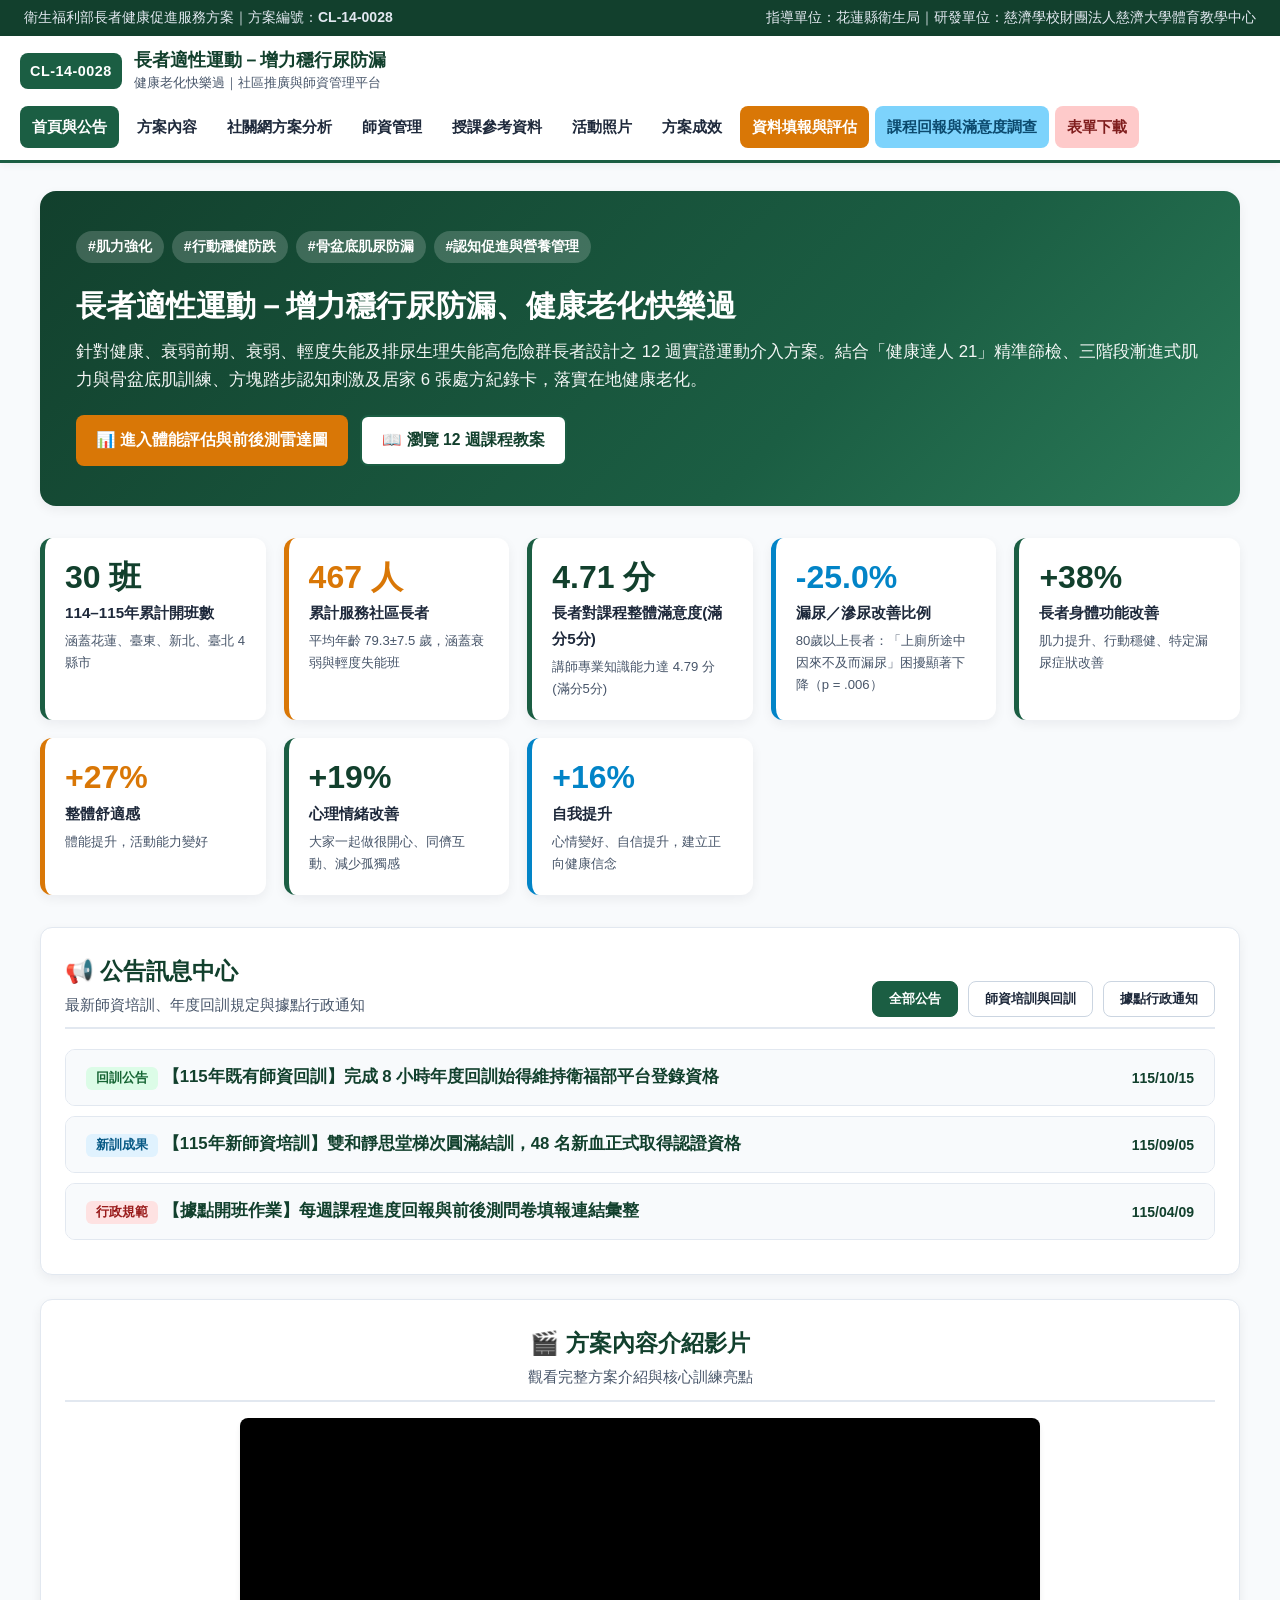
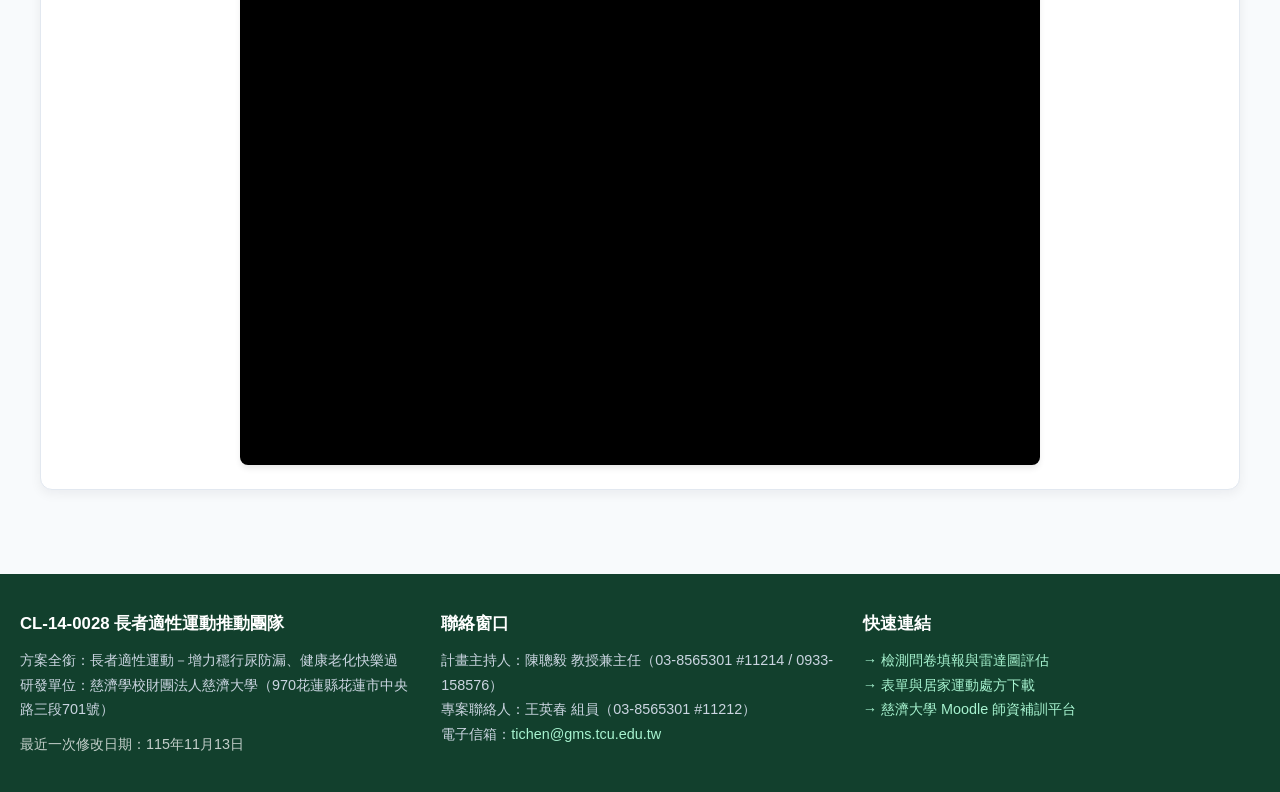
<file: index.html>
<!DOCTYPE html>
<html lang="zh-Hant-TW">
<head>
  <meta charset="UTF-8">
  <meta name="google-site-verification" content="DMpNT9WArMU_ZHCD2KnzMJJfX8fgrbY90kY0l750BWU" />
  <meta name="viewport" content="width=device-width, initial-scale=1.0">
  <title>首頁與公告訊息 | CL-14-0028 長者適性運動-增力穩行尿防漏、健康老化快樂過</title>
  <link rel="stylesheet" href="assets/css/style.css">

</head>
<body>
  <div class="top-bar">
    <span>衛生福利部長者健康促進服務方案｜方案編號：<strong>CL-14-0028</strong></span>
    <span>指導單位：花蓮縣衛生局｜研發單位：慈濟學校財團法人慈濟大學體育教學中心</span>
  </div>
  <header>
    <div class="nav-container">
      <a href="index.html" class="brand" style="text-decoration:none;">
        <span class="brand-badge">CL-14-0028</span>
        <div class="brand-title">
          <h1>長者適性運動－增力穩行尿防漏</h1>
          <span>健康老化快樂過｜社區推廣與師資管理平台</span>
        </div>
      </a>
      <button class="menu-toggle" onclick="document.getElementById('mainNav').classList.toggle('open')">☰ 選單</button>
      <nav id="mainNav">
        <ul>
          <li><a href="index.html" class="active">首頁與公告</a></li>
          <li><a href="program-content.html" class="">方案內容</a></li>
          <li><a href="community-analysis.html" class="">社關網方案分析</a></li>
          <li><a href="instructors.html" class="">師資管理</a></li>
          <li><a href="teaching-materials.html" class="">授課參考資料</a></li>
          <li><a href="gallery.html" class="">活動照片</a></li>
          <li><a href="outcomes.html" class="">方案成效</a></li>
          <li><a href="data-upload.html" class="" style="background:var(--secondary);color:#fff;">資料填報與評估</a></li>
          <li><a href="course-feedback.html" class="" style="background:#7dd3fc;color:#0c4a6e;">課程回報與滿意度調查</a></li>
          <li><a href="downloads.html" class="" style="background:#fecaca;color:#7f1d1d;">表單下載</a></li>
        </ul>
      </nav>
    </div>
  </header>

  <main class="container">
    
<section class="hero">
  <div>
    <div class="hero-tags">
      <span>#肌力強化</span>
      <span>#行動穩健防跌</span>
      <span>#骨盆底肌尿防漏</span>
      <span>#認知促進與營養管理</span>
    </div>
    <h2>長者適性運動－增力穩行尿防漏、健康老化快樂過</h2>
    <p>針對健康、衰弱前期、衰弱、輕度失能及排尿生理失能高危險群長者設計之 12 週實證運動介入方案。結合「健康達人 21」精準篩檢、三階段漸進式肌力與骨盆底肌訓練、方塊踏步認知刺激及居家 6 張處方紀錄卡，落實在地健康老化。</p>
    <div class="hero-actions">
      <a href="data-upload.html" class="btn btn-secondary">📊 進入體能評估與前後測雷達圖</a>
      <a href="program-content.html" class="btn btn-outline" style="background:#fff;color:var(--primary-dark);">📖 瀏覽 12 週課程教案</a>
    </div>
  </div>
</section>

<section class="kpi-grid">
  <div class="kpi-card">
    <div class="kpi-num">30 班</div>
    <div class="kpi-label">114–115年累計開班數</div>
    <div class="kpi-sub">涵蓋花蓮、臺東、新北、臺北 4 縣市</div>
  </div>
  <div class="kpi-card accent">
    <div class="kpi-num">467 人</div>
    <div class="kpi-label">累計服務社區長者</div>
    <div class="kpi-sub">平均年齡 79.3±7.5 歲，涵蓋衰弱與輕度失能班</div>
  </div>
  <div class="kpi-card yellow">
    <div class="kpi-num">4.71 分</div>
    <div class="kpi-label">長者對課程整體滿意度(滿分5分)</div>
    <div class="kpi-sub">講師專業知識能力達 4.79 分 (滿分5分)</div>
  </div>
  <div class="kpi-card blue">
    <div class="kpi-num">-25.0%</div>
    <div class="kpi-label">漏尿／滲尿改善比例</div>
    <div class="kpi-sub">80歲以上長者：「上廁所途中因來不及而漏尿」困擾顯著下降（p = .006）</div>
  </div>
  <div class="kpi-card">
    <div class="kpi-num">+38%</div>
    <div class="kpi-label">長者身體功能改善</div>
    <div class="kpi-sub">肌力提升、行動穩健、特定漏尿症狀改善</div>
  </div>
  <div class="kpi-card accent">
    <div class="kpi-num">+27%</div>
    <div class="kpi-label">整體舒適感</div>
    <div class="kpi-sub">體能提升，活動能力變好</div>
  </div>
  <div class="kpi-card yellow">
    <div class="kpi-num">+19%</div>
    <div class="kpi-label">心理情緒改善</div>
    <div class="kpi-sub">大家一起做很開心、同儕互動、減少孤獨感</div>
  </div>
  <div class="kpi-card blue">
    <div class="kpi-num">+16%</div>
    <div class="kpi-label">自我提升</div>
    <div class="kpi-sub">心情變好、自信提升，建立正向健康信念</div>
  </div>
</section>

<section class="card">
  <div class="section-header">
    <div>
      <h2>📢 公告訊息中心</h2>
      <p>最新師資培訓、年度回訓規定與據點行政通知</p>
    </div>
    <div class="filter-bar" style="margin-bottom:0;">
      <button class="filter-btn active" onclick="filterNews('all', this)">全部公告</button>
      <button class="filter-btn" onclick="filterNews('training', this)">師資培訓與回訓</button>
      <button class="filter-btn" onclick="filterNews('admin', this)">據點行政通知</button>
    </div>
  </div>

  <div id="newsList">
    <div class="accordion-item" data-cat="training">
      <button class="accordion-header" onclick="toggleAcc(this)">
        <span><span class="badge badge-green">回訓公告</span> 【115年既有師資回訓】完成 8 小時年度回訓始得維持衛福部平台登錄資格</span>
        <small>115/10/15</small>
      </button>
      <div class="accordion-body">
        <p>115 年既有師資回訓研習已於 115 年 9 月 12 日（六）假慈濟大學大喜館 B1F 多功能教室圓滿辦理（專業師資 6 名、指導員 14 名完訓）。</p>
        <p style="margin-top:8px;"><strong>重要提醒</strong>：依衛福部「長者健康促進服務方案與師資管理指引」規定，已具備 CL-14-0028 資格者每年須完成至少 8 小時回訓。因故未出席當日課程者，請於一個月內至 <a href="https://moodle.tcu.edu.tw/login/index.php?loginredirect=1" target="_blank">慈濟大學 Moodle 平台</a> 完成非同步線上補課，並預約實體學、術科補測。</p>
      </div>
    </div>

    <div class="accordion-item" data-cat="training">
      <button class="accordion-header" onclick="toggleAcc(this)">
        <span><span class="badge badge-blue">新訓成果</span> 【115年新師資培訓】雙和靜思堂梯次圓滿結訓，48 名新血正式取得認證資格</span>
        <small>115/09/05</small>
      </button>
      <div class="accordion-body">
        <p>115 年 5 月 16、17、23 日假新北市慈濟基金會雙和靜思堂辦理新師資培訓，共計來自全國 10 縣市 50 名學員參訓（專業師資 7 名、指導員 43 名），96% 參訓者已於社區關懷據點或長照 C 據點服務。</p>
        <p style="margin-top:8px;">歷經 24 小時專業課程、學/術科測驗（及格率 100%）、據點見習（49 人完成，完成率 98%）及 6/8–8/29 教學錄影實習審查，最終共 <strong>48 人（專業師資 7 人、指導員 41 人）</strong> 通過全部認證程序！</p>
      </div>
    </div>

    <div class="accordion-item" data-cat="admin">
      <button class="accordion-header" onclick="toggleAcc(this)">
        <span><span class="badge badge-red">行政規範</span> 【據點開班作業】每週課程進度回報與前後測問卷填報連結彙整</span>
        <small>115/04/09</small>
      </button>
      <div class="accordion-body">
        <p>為提升各特約據點執行紀錄完整性與方案可評估性，請授課師資於每週課程結束後填寫「CL-14-0028-4 授課內容及進度回報表」，並於第 1 週（始業式）及第 12 週（結業式）完成前、後測體型體能檢測與問卷調查。所有表單入口皆已整合於本網站「檢測問卷填報與雷達圖評估」及「表單下載」專區。</p>
      </div>
    </div>
  </div>
</section>
    
<!-- 方案內容介紹影片區塊 (已移至公告訊息中心下方) -->
<section class="card" style="text-align: center; background: #ffffff;">
  <div class="section-header" style="justify-content: center; margin-bottom: 16px;">
    <div>
      <h2>🎬 方案內容介紹影片</h2>
      <p>觀看完整方案介紹與核心訓練亮點</p>
    </div>
  </div>
  <div style="position: relative; width: 100%; max-width: 800px; margin: 0 auto; padding-bottom: 56.25%; height: 0; background: #000; border-radius: 8px; overflow: hidden; box-shadow: 0 4px 6px -1px rgba(0,0,0,0.1);">
    <iframe src="https://www.youtube.com/embed/-HDlo8eRGPo" title="方案內容介紹影片" style="position: absolute; top: 0; left: 0; width: 100%; height: 100%; border:0;" allow="accelerometer; autoplay; clipboard-write; encrypted-media; gyroscope; picture-in-picture" allowfullscreen></iframe>
  </div>
</section>
    
  </main>
  <footer>
    <div class="footer-inner">
      <div>
        <h4>CL-14-0028 長者適性運動推動團隊</h4>
        <p>方案全銜：長者適性運動－增力穩行尿防漏、健康老化快樂過</p>
        <p>研發單位：慈濟學校財團法人慈濟大學（970花蓮縣花蓮市中央路三段701號）</p>
        <p style="margin-top:10px;color:rgba(255,255,255,0.75);">最近一次修改日期：115年11月13日</p>
      </div>
      <div>
        <h4>聯絡窗口</h4>
        <p>計畫主持人：陳聰毅 教授兼主任（03-8565301 #11214 / 0933-158576）</p>
        <p>專案聯絡人：王英春 組員（03-8565301 #11212）</p>
        <p>電子信箱：<a href="mailto:tichen@gms.tcu.edu.tw">tichen@gms.tcu.edu.tw</a></p>
      </div>
      <div>
        <h4>快速連結</h4>
        <p><a href="data-upload.html">→ 檢測問卷填報與雷達圖評估</a></p>
        <p><a href="downloads.html">→ 表單與居家運動處方下載</a></p>
        <p><a href="https://moodle.tcu.edu.tw/login/index.php?loginredirect=1" target="_blank">→ 慈濟大學 Moodle 師資補訓平台</a></p>
      </div>
    </div>
  </footer>
  <script src="assets/js/main.js"></script>
  
</body>
</html>
</file>
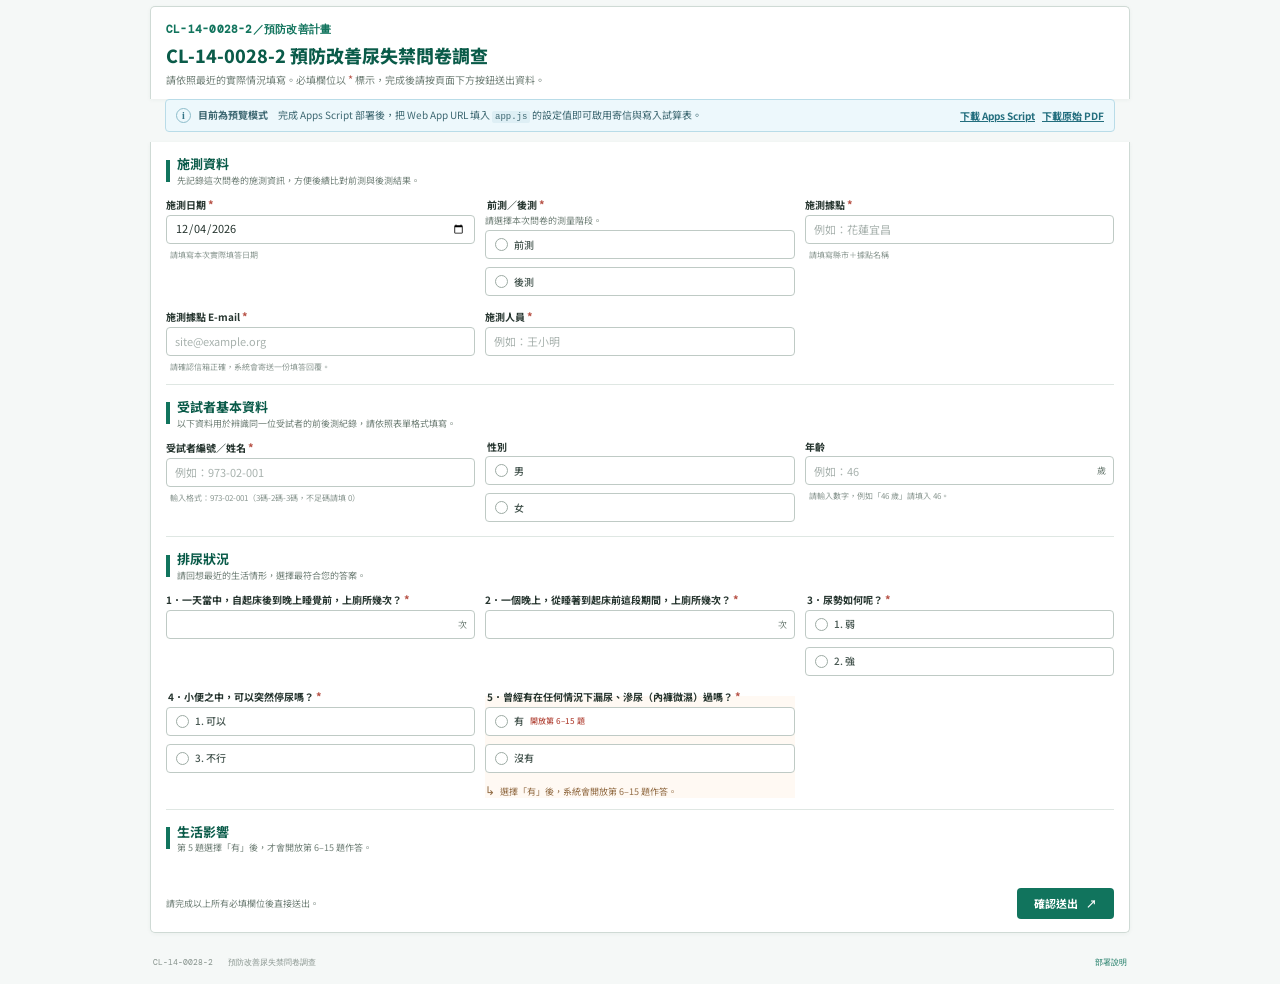
<file: cl-14-0028-form2.html>
<!doctype html>
<html lang="zh-Hant">
  <head>
    <meta charset="UTF-8" />
    <meta name="viewport" content="width=device-width, initial-scale=1.0" />
    <meta name="theme-color" content="#2b5d50" />
    <meta name="description" content="CL-14-0028 預防改善尿失禁問卷調查" />
    <title>CL-14-0028｜預防改善尿失禁問卷調查</title>
    <style>
@import url('https://fonts.googleapis.com/css2?family=DM+Mono:wght@400;500&family=Noto+Sans+TC:wght@400;500;600;700;800&display=swap');

:root {
  --ink: #26352f;
  --muted: #718078;
  --line: #cfdad5;
  --paper: #fff;
  --page: #f5f8f7;
  --hint: #edf8fc;
  --hint-line: #b9dce8;
  --mint: #eaf4f0;
  --accent: #11745d;
  --accent-dark: #0a5b49;
  --accent-soft: #cfe9df;
  --coral: #b64f43;
}

* { box-sizing: border-box; }
html { scroll-behavior: smooth; }
body { margin: 0; color: var(--ink); background: var(--page); font-family: 'Noto Sans TC', Arial, sans-serif; font-size: 12px; line-height: 1.45; }
button, input { font: inherit; }
button, a { -webkit-tap-highlight-color: transparent; }
a { color: inherit; }
.site-shell { min-height: 100vh; }
.topbar { display: none; }
.page-wrap { width: min(calc(100% - 10px), 980px); margin: 0 auto; padding: 6px 0 14px; }
.hero { padding: 15px 15px 10px; background: var(--paper); border: 1px solid var(--line); border-bottom: 0; border-radius: 5px 5px 0 0; box-shadow: 0 1px 4px rgba(35, 73, 61, .05); }
.hero-copy { max-width: none; }
.eyebrow { margin: 0 0 5px; color: var(--accent); font-family: 'DM Mono', monospace; font-size: 11px; font-weight: 600; letter-spacing: .02em; }
.hero h1 { margin: 0; color: var(--accent-dark); font-size: 18px; line-height: 1.35; letter-spacing: 0; font-weight: 800; }
.hero h1 em { color: inherit; font-style: normal; }
.hero-description { margin: 4px 0 0; color: var(--muted); font-size: 10px; line-height: 1.6; }
.hero-facts, .hero-art { display: none; }
.preview-notice { margin: 0 15px 10px; padding: 7px 10px; display: flex; align-items: center; gap: 7px; color: #3e6872; background: var(--hint); border: 1px solid var(--hint-line); border-radius: 4px; font-size: 10px; line-height: 1.5; }
.notice-icon { width: 15px; height: 15px; display: inline-flex; align-items: center; justify-content: center; flex: 0 0 auto; color: #347487; border: 1px solid #8dbdcb; border-radius: 50%; font-family: Georgia, serif; font-size: 10px; font-weight: 700; }
.preview-notice > span:nth-child(2) { flex: 1; }
.preview-notice a { color: #236e7e; font-size: 10px; font-weight: 700; text-decoration: underline; white-space: nowrap; }
.preview-notice code { padding: 1px 3px; background: #deeff5; border-radius: 2px; font-size: 9px; }
#surveyForm { padding: 0 15px 10px; background: var(--paper); border: 1px solid var(--line); border-top: 0; border-radius: 0 0 5px 5px; box-shadow: 0 1px 4px rgba(35, 73, 61, .05); }
.form-section { display: block; margin: 0; padding: 12px 0 11px; background: transparent; border: 0; border-bottom: 1px solid #dfe7e3; border-radius: 0; box-shadow: none; }
.form-section:last-of-type { border-bottom: 0; }
.section-heading { display: flex; align-items: center; gap: 7px; padding: 0; margin: 0 0 10px; border: 0; }
.section-index { width: 4px; height: 22px; flex: 0 0 auto; overflow: hidden; color: transparent; background: var(--accent); border: 0; font-size: 0; }
.section-heading > div:last-child { min-width: 0; }
.section-kicker { display: none; }
.section-heading h2 { margin: 0; color: var(--accent-dark); font-size: 13px; line-height: 1.5; letter-spacing: 0; }
.section-heading > div:last-child > p:last-child { margin: 1px 0 0; color: var(--muted); font-size: 9px; line-height: 1.35; }
.field-grid, .question-stack { display: grid; grid-template-columns: repeat(3, minmax(0, 1fr)); gap: 10px 10px; }
.full-width { grid-column: span 1; }
.half-width { grid-column: span 1; }
.field, fieldset { min-width: 0; padding: 0; margin: 0; border: 0; }
.field label, fieldset legend { display: block; width: 100%; margin: 0 0 3px; color: var(--ink); font-size: 10px; font-weight: 700; line-height: 1.35; }
.required { color: var(--coral); font-size: 11px; }
.question-helper { margin: -1px 0 3px; color: var(--muted); font-size: 9px; }
.field input[type='text'], .field input[type='email'], .field input[type='date'], .field input[type='number'] { width: 100%; height: 29px; padding: 4px 8px; color: var(--ink); background: #fff; border: 1px solid #bfcac5; border-radius: 4px; outline: none; font-size: 11px; transition: border-color .15s, box-shadow .15s, background .15s; }
.field input::placeholder { color: #a8b2ae; }
.field input:focus { background: #fbfffd; border-color: #67a991; box-shadow: 0 0 0 2px rgba(17,116,93,.1); }
.field input:user-invalid:not(:focus) { border-color: #d28c83; }
.field-hint { display: inline; margin-left: 4px; color: #8c9993; font-size: 8px; line-height: 1.2; }
.input-suffix { display: flex; align-items: center; position: relative; }
.input-suffix input { padding-right: 30px !important; }
.input-suffix span { position: absolute; right: 8px; color: var(--muted); font-size: 9px; }
.input-suffix.compact { max-width: none; }
.option-list { display: flex; flex-wrap: wrap; gap: 5px; }
.option-list.inline-options { gap: 5px 18px; }
.choice { min-height: 29px; padding: 4px 9px; display: inline-flex !important; align-items: center; gap: 6px; color: #465650 !important; background: #fff; border: 1px solid #bfcac5; border-radius: 4px; font-size: 10px !important; font-weight: 500 !important; cursor: pointer; transition: color .15s, border-color .15s, background .15s; }
.choice:hover { border-color: #67a991; background: #f1faf6; }
.choice input { position: absolute; width: 1px; height: 1px; opacity: 0; }
.choice-mark { width: 13px; height: 13px; display: inline-block; flex: 0 0 auto; border: 1px solid #9daba4; border-radius: 50%; position: relative; }
.choice input:checked + .choice-mark { border-color: var(--accent); background: var(--accent); }
.choice input:checked + .choice-mark::after { content: ''; position: absolute; width: 4px; height: 4px; top: 4px; left: 4px; background: #fff; border-radius: 50%; }
.choice:has(input:checked) { color: var(--accent-dark) !important; border-color: #67a991; background: var(--mint); }
.choice small { color: var(--coral); font-size: 8px; font-weight: 500; }
.conditional-input { max-width: 250px; margin-top: 5px; }
.accent-question { padding: 8px; background: #fff9f3; border-left: 3px solid #dfaa75; border-radius: 3px; }
.logic-note { margin: 5px 0 0; color: #936d46; font-size: 9px; }
.logic-note span { font-size: 12px; margin-right: 3px; }
.conditional-question.is-skipped, .conditional-life-question.is-skipped, .life-impact-section .question-field.is-skipped { display: none; }
.question-field { padding: 0; border: 0; border-radius: 0; }
.question-field legend, .question-field > label { margin-bottom: 3px; }
.question-field .option-list { gap: 5px; }
.question-field .choice { min-width: 70px; }
.review-section { background: transparent; }
.review-list { display: grid; grid-template-columns: repeat(3, minmax(0, 1fr)); gap: 0 10px; margin-bottom: 9px; border-top: 1px solid var(--line); }
.review-row { display: grid; grid-template-columns: 1fr; gap: 1px; min-width: 0; padding: 5px 3px; border-bottom: 1px solid #e3eae6; font-size: 9px; }
.review-row dt { color: var(--muted); }
.review-row dd { margin: 0; overflow-wrap: anywhere; color: var(--ink); font-weight: 700; }
.confirm-box { display: flex; align-items: flex-start; gap: 7px; padding: 8px; color: var(--accent-dark); background: var(--mint); font-size: 10px; cursor: pointer; }
.confirm-box input { position: absolute; opacity: 0; }
.check-mark { width: 15px; height: 15px; flex: 0 0 auto; margin-top: 1px; background: #fff; border: 1px solid #8eafa1; border-radius: 3px; position: relative; }
.confirm-box input:checked + .check-mark { background: var(--accent); border-color: var(--accent); }
.confirm-box input:checked + .check-mark::after { content: '✓'; position: absolute; inset: -2px 0 0; color: #fff; text-align: center; font-size: 12px; }
.review-note { margin-top: 6px; display: flex; gap: 6px; align-items: flex-start; color: var(--muted); font-size: 9px; line-height: 1.45; }
.form-actions { min-height: 46px; padding: 10px 0 0; display: flex; align-items: center; gap: 10px; }
.form-end-note { color: var(--muted); font-size: 9px; }
.action-spacer { flex: 1; }
.button { min-height: 31px; padding: 6px 16px; display: inline-flex; justify-content: center; align-items: center; gap: 8px; border: 1px solid transparent; border-radius: 4px; font-size: 11px; font-weight: 700; text-decoration: none; cursor: pointer; transition: background .15s, box-shadow .15s; }
.button-primary { color: #fff; background: var(--accent); box-shadow: none; }
.button-primary:hover { background: var(--accent-dark); }
.button-quiet { color: var(--accent); background: transparent; border-color: #b9cbc2; }
.button-quiet:hover { background: var(--mint); }
.button:disabled { opacity: .55; cursor: wait; }
.success-panel { padding: 55px 25px; text-align: center; background: var(--paper); border: 1px solid var(--line); border-radius: 5px; }
.success-panel[hidden] { display: none; }
.success-seal { width: 52px; height: 52px; margin: 0 auto 13px; display: grid; place-items: center; color: #fff; background: var(--accent); border-radius: 50%; }
.success-seal span { font-size: 25px; }
.success-panel .eyebrow { color: var(--accent); }
.success-panel h2 { margin: 0; color: var(--accent-dark); font-size: 24px; }
.success-panel p:not(.eyebrow) { max-width: 450px; margin: 9px auto 15px; color: var(--muted); font-size: 11px; }
.success-id { display: inline-block; padding: 6px 11px; color: var(--muted); background: var(--mint); font-family: 'DM Mono', monospace; font-size: 9px; }
.success-id strong { color: var(--accent); }
.success-actions { margin-top: 19px; display: flex; justify-content: center; gap: 8px; }
.site-footer { width: min(calc(100% - 10px), 980px); margin: 0 auto; padding: 10px 3px 17px; display: flex; gap: 15px; color: #87938d; font-family: 'DM Mono', monospace; font-size: 8px; }
.site-footer a { margin-left: auto; color: var(--accent); text-decoration: none; }
.site-footer a:hover { text-decoration: underline; }

@media (max-width: 560px) {
  body { font-size: 11px; }
  .page-wrap { width: calc(100% - 8px); padding-top: 4px; }
  .hero { padding: 13px 11px 9px; }
  .hero h1 { font-size: 16px; }
  .preview-notice { margin-inline: 11px; align-items: flex-start; flex-wrap: wrap; }
  .preview-notice > span:nth-child(2) { min-width: calc(100% - 25px); }
  .preview-notice a { margin-left: 22px; }
  #surveyForm { padding-inline: 11px; }
  .field-grid, .question-stack { grid-template-columns: 1fr; gap: 9px; }
  .full-width, .half-width { grid-column: auto; }
  .review-list { grid-template-columns: 1fr 1fr; }
  .form-actions { align-items: stretch; flex-direction: column; }
  .form-end-note { width: 100%; }
  .action-spacer { display: none; }
  .button { width: 100%; }
  .site-footer { width: calc(100% - 8px); flex-wrap: wrap; }
  .site-footer a { margin-left: 0; width: 100%; }
}

    </style>
  </head>
  <body>
    <div class="site-shell">
      <header class="topbar">
        <a class="brand" href="./app.html" aria-label="回到問卷首頁">
          <span class="brand-mark" aria-hidden="true"><span></span><span></span><span></span></span>
          <span>
            <strong>健康促進調查</strong>
            <small>CL-14-0028-2</small>
          </span>
        </a>
        <div class="topbar-meta">
          <span class="secure-dot"></span>
          <span>資料僅供本次調查使用</span>
        </div>
      </header>

      <main class="page-wrap">
        <section class="hero" aria-labelledby="page-title">
          <div class="hero-copy">
            <p class="eyebrow">CL-14-0028-2／預防改善計畫</p>
            <h1 id="page-title">CL-14-0028-2 預防改善尿失禁問卷調查</h1>
            <p class="hero-description">請依照最近的實際情況填寫。必填欄位以 <span class="required">*</span> 標示，完成後請按頁面下方按鈕送出資料。</p>
            <div class="hero-facts" aria-label="問卷資訊">
              <span><b>⌁</b> 約 5 分鐘</span>
              <span><b>✦</b> 共 15 題</span>
              <span><b>◌</b> 可於最後確認</span>
            </div>
          </div>
          <div class="hero-art" aria-hidden="true">
            <div class="art-orbit orbit-one"></div>
            <div class="art-orbit orbit-two"></div>
            <div class="art-leaf leaf-one"></div>
            <div class="art-leaf leaf-two"></div>
            <span class="art-number">02</span>
          </div>
        </section>

        <div id="previewNotice" class="preview-notice" role="status">
          <span class="notice-icon">i</span>
          <span><strong>目前為預覽模式</strong>　完成 Apps Script 部署後，把 Web App URL 填入 <code>app.js</code> 的設定值即可啟用寄信與寫入試算表。</span>
          <a href="./apps-script/Code.gs" download>下載 Apps Script</a>
          <a href="./CL-14-0028-2預防改善尿失禁問卷調查-Google表單.pdf" download>下載原始 PDF</a>
        </div>

        <form id="surveyForm" novalidate>
          <section class="form-section" data-step="1" data-title="施測資料" aria-labelledby="section-1-title">
            <div class="section-heading">
              <div class="section-index">01</div>
              <div><p class="section-kicker">開始之前</p><h2 id="section-1-title">施測資料</h2><p>先記錄這次問卷的施測資訊，方便後續比對前測與後測結果。</p></div>
            </div>

            <div class="field-grid">
              <div class="field full-width">
                <label for="testDate">施測日期 <span class="required">*</span></label>
                <input id="testDate" name="testDate" type="date" required />
                <span class="field-hint">請填寫本次實際填答日期</span>
              </div>

              <fieldset class="field full-width">
                <legend>前測／後測 <span class="required">*</span></legend>
                <p class="question-helper">請選擇本次問卷的測量階段。</p>
                <div class="option-list inline-options">
                  <label class="choice"><input type="radio" name="phase" value="前測" required /><span class="choice-mark"></span><span>前測</span></label>
                  <label class="choice"><input type="radio" name="phase" value="後測" /><span class="choice-mark"></span><span>後測</span></label>
                </div>
              </fieldset>

              <div class="field full-width">
                <label for="site">施測據點 <span class="required">*</span></label>
                <input id="site" name="site" type="text" placeholder="例如：花蓮宜昌" required />
                <span class="field-hint">請填寫縣市＋據點名稱</span>
              </div>

              <div class="field full-width">
                <label for="siteEmail">施測據點 E-mail <span class="required">*</span></label>
                <input id="siteEmail" name="siteEmail" type="email" placeholder="site@example.org" required />
                <span class="field-hint">請確認信箱正確，系統會寄送一份填答回覆。</span>
              </div>

              <div class="field full-width">
                <label for="staff">施測人員 <span class="required">*</span></label>
                <input id="staff" name="staff" type="text" placeholder="例如：王小明" required />
              </div>
            </div>
          </section>

          <section class="form-section" data-step="2" data-title="受試者基本資料" aria-labelledby="section-2-title">
            <div class="section-heading">
              <div class="section-index">02</div>
              <div><p class="section-kicker">關於填答者</p><h2 id="section-2-title">受試者基本資料</h2><p>以下資料用於辨識同一位受試者的前後測紀錄，請依照表單格式填寫。</p></div>
            </div>
            <div class="field-grid">
              <div class="field full-width">
                <label for="participantId">受試者編號／姓名 <span class="required">*</span></label>
                <input id="participantId" name="participantId" type="text" placeholder="例如：973-02-001" pattern=".{3,}" required />
                <span class="field-hint">輸入格式：973-02-001（3碼-2碼-3碼，不足碼請填 0）</span>
              </div>
              <fieldset class="field half-width">
                <legend>性別</legend>
                <div class="option-list inline-options">
                  <label class="choice"><input type="radio" name="gender" value="男" /><span class="choice-mark"></span><span>男</span></label>
                  <label class="choice"><input type="radio" name="gender" value="女" /><span class="choice-mark"></span><span>女</span></label>
                </div>
              </fieldset>
              <div class="field half-width">
                <label for="age">年齡</label>
                <div class="input-suffix"><input id="age" name="age" type="number" min="1" max="120" placeholder="例如：46" /><span>歲</span></div>
                <span class="field-hint">請輸入數字，例如「46 歲」請填入 46。</span>
              </div>
            </div>
          </section>

          <section class="form-section" data-step="3" data-title="問題一｜排尿狀況" aria-labelledby="section-3-title">
            <div class="section-heading">
              <div class="section-index">03</div>
              <div><p class="section-kicker">問題一</p><h2 id="section-3-title">排尿狀況</h2><p>請回想最近的生活情形，選擇最符合您的答案。</p></div>
            </div>
            <div class="question-stack">
              <div class="field question-field">
                <label for="q1">1．一天當中，自起床後到晚上睡覺前，上廁所幾次？ <span class="required">*</span></label>
                <div class="input-suffix compact"><input id="q1" name="q1" type="number" min="0" max="50" required /><span>次</span></div>
              </div>
              <div class="field question-field">
                <label for="q2">2．一個晚上，從睡著到起床前這段期間，上廁所幾次？ <span class="required">*</span></label>
                <div class="input-suffix compact"><input id="q2" name="q2" type="number" min="0" max="20" required /><span>次</span></div>
              </div>
              <fieldset class="field question-field">
                <legend>3．尿勢如何呢？ <span class="required">*</span></legend>
                <div class="option-list">
                  <label class="choice"><input type="radio" name="q3" value="1. 弱" required /><span class="choice-mark"></span><span>1. 弱</span></label>
                  <label class="choice"><input type="radio" name="q3" value="2. 強" /><span class="choice-mark"></span><span>2. 強</span></label>
                </div>
              </fieldset>
              <fieldset class="field question-field">
                <legend>4．小便之中，可以突然停尿嗎？ <span class="required">*</span></legend>
                <div class="option-list inline-options">
                  <label class="choice"><input type="radio" name="q4" value="1. 可以" required /><span class="choice-mark"></span><span>1. 可以</span></label>
                  <label class="choice"><input type="radio" name="q4" value="3. 不行" /><span class="choice-mark"></span><span>3. 不行</span></label>
                </div>
              </fieldset>
              <fieldset class="field question-field accent-question">
                <legend>5．曾經有在任何情況下漏尿、滲尿（內褲微濕）過嗎？ <span class="required">*</span></legend>
                <div class="option-list inline-options">
                  <label class="choice"><input type="radio" name="q5" value="有" required /><span class="choice-mark"></span><span>有</span><small>開放第 6–15 題</small></label>
                  <label class="choice"><input type="radio" name="q5" value="沒有" /><span class="choice-mark"></span><span>沒有</span></label>
                </div>
                <p class="logic-note"><span>↳</span> 選擇「有」後，系統會開放第 6–15 題作答。</p>
              </fieldset>
            </div>
          </section>

          <section class="form-section life-impact-section" data-step="4" data-title="問題二｜生活影響" aria-labelledby="section-4-title">
            <div class="section-heading">
              <div class="section-index">04</div>
              <div><p class="section-kicker">問題二</p><h2 id="section-4-title">生活影響</h2><p>第 5 題選擇「有」後，才會開放第 6–15 題作答。</p></div>
            </div>
            <div class="question-stack">
              <fieldset class="field question-field conditional-question" data-conditional="q5-no">
                <legend>6．上廁所途中，曾經因來不及而漏尿過嗎？ <span class="required">*</span></legend>
                <div class="option-list inline-options"><label class="choice"><input type="radio" name="q6" value="有" required /><span class="choice-mark"></span><span>有</span></label><label class="choice"><input type="radio" name="q6" value="沒有" /><span class="choice-mark"></span><span>沒有</span></label></div>
              </fieldset>
              <fieldset class="field question-field conditional-question" data-conditional="q5-no">
                <legend>7．曾經有過，正想要上廁所之際，就已漏尿的經驗嗎？ <span class="required">*</span></legend>
                <div class="option-list inline-options"><label class="choice"><input type="radio" name="q7" value="有" required /><span class="choice-mark"></span><span>有</span></label><label class="choice"><input type="radio" name="q7" value="沒有" /><span class="choice-mark"></span><span>沒有</span></label></div>
              </fieldset>
              <fieldset class="field question-field conditional-question" data-conditional="q5-no">
                <legend>8．曾經在不知不覺之中，漏尿過嗎？ <span class="required">*</span></legend>
                <div class="option-list inline-options"><label class="choice"><input type="radio" name="q8" value="有" required /><span class="choice-mark"></span><span>有</span></label><label class="choice"><input type="radio" name="q8" value="沒有" /><span class="choice-mark"></span><span>沒有</span></label></div>
              </fieldset>
              <fieldset class="field question-field conditional-question" data-conditional="q5-no">
                <legend>9．因擔心漏尿的事情，故很在意上廁所的事情嗎？ <span class="required">*</span></legend>
                <div class="option-list inline-options"><label class="choice"><input type="radio" name="q9" value="有" required /><span class="choice-mark"></span><span>有</span></label><label class="choice"><input type="radio" name="q9" value="沒有" /><span class="choice-mark"></span><span>沒有</span></label></div>
              </fieldset>
              <fieldset class="field question-field conditional-question" data-conditional="q5-no">
                <legend>10．因擔心漏尿的事情，故刻意提前上廁所嗎？ <span class="required">*</span></legend>
                <div class="option-list inline-options"><label class="choice"><input type="radio" name="q10" value="有" required /><span class="choice-mark"></span><span>有</span></label><label class="choice"><input type="radio" name="q10" value="沒有" /><span class="choice-mark"></span><span>沒有</span></label></div>
              </fieldset>
              <fieldset class="field question-field conditional-question" data-conditional="q5-no">
                <legend>11．因擔心漏尿的事情，故刻意少喝水嗎？ <span class="required">*</span></legend>
                <div class="option-list inline-options"><label class="choice"><input type="radio" name="q11" value="有" required /><span class="choice-mark"></span><span>有</span></label><label class="choice"><input type="radio" name="q11" value="沒有" /><span class="choice-mark"></span><span>沒有</span></label></div>
              </fieldset>
              <fieldset class="field question-field conditional-question" data-conditional="q5-no">
                <legend>12．因擔心漏尿的事情，故刻意減少外出的次數嗎？ <span class="required">*</span></legend>
                <div class="option-list inline-options"><label class="choice"><input type="radio" name="q12" value="有" required /><span class="choice-mark"></span><span>有</span></label><label class="choice"><input type="radio" name="q12" value="沒有" /><span class="choice-mark"></span><span>沒有</span></label></div>
              </fieldset>
              <fieldset class="field question-field conditional-question" data-conditional="q5-no">
                <legend>13．漏尿影響你的工作或家事的程度多少呢？ <span class="required">*</span></legend>
                <div class="option-list inline-options"><label class="choice"><input type="radio" name="q13" value="有" required /><span class="choice-mark"></span><span>有</span></label><label class="choice"><input type="radio" name="q13" value="沒有" /><span class="choice-mark"></span><span>沒有</span></label></div>
              </fieldset>
              <fieldset class="field question-field">
                <legend>14．因為漏尿的問題而不去運動嗎？ <span class="required">*</span></legend>
                <div class="option-list inline-options"><label class="choice"><input type="radio" name="q14" value="有" required /><span class="choice-mark"></span><span>有</span></label><label class="choice"><input type="radio" name="q14" value="沒有" /><span class="choice-mark"></span><span>沒有</span></label></div>
              </fieldset>
              <fieldset class="field question-field">
                <legend>15．因為漏尿的問題而影響到與親朋朋友的交往嗎？ <span class="required">*</span></legend>
                <div class="option-list inline-options"><label class="choice"><input type="radio" name="q15" value="有" required /><span class="choice-mark"></span><span>有</span></label><label class="choice"><input type="radio" name="q15" value="沒有" /><span class="choice-mark"></span><span>沒有</span></label></div>
              </fieldset>
            </div>
          </section>

          <div class="form-actions">
            <span class="form-end-note">請完成以上所有必填欄位後直接送出。</span>
            <span class="action-spacer"></span>
            <button type="submit" id="submitButton" class="button button-primary">確認送出 <span>↗</span></button>
          </div>
        </form>

        <section id="successPanel" class="success-panel" hidden aria-live="polite">
          <div class="success-seal"><span>✓</span></div>
          <p class="eyebrow">完成，謝謝您的填答</p>
          <h2 id="successTitle">問卷已送出</h2>
          <p id="successMessage">我們已收到您的回覆。若施測據點 E-mail 設定正確，請稍後至該信箱查收副本。</p>
          <div class="success-id">回覆編號 <strong id="successId">—</strong></div>
          <div class="success-actions"><button type="button" id="newResponseButton" class="button button-primary">填寫下一份問卷</button><a href="./app.html" class="button button-quiet">回到首頁</a></div>
        </section>
      </main>

      <footer class="site-footer"><span>CL-14-0028-2</span><span>預防改善尿失禁問卷調查</span><a href="./README.md">部署說明</a></footer>
    </div>
    <script>
/*
 * CL-14-0028-2 問卷前端
 * 部署 Google Apps Script 後，將 Web App URL 貼到 APPS_SCRIPT_URL。
 * 也可用網址參數預覽：/?script=https://script.google.com/macros/s/xxxx/exec
 */
const APPS_SCRIPT_URL = '';

const form = document.querySelector('#surveyForm');
const sections = [...document.querySelectorAll('.form-section')];
const submitButton = document.querySelector('#submitButton');
const successPanel = document.querySelector('#successPanel');
const previewNotice = document.querySelector('#previewNotice');
const conditionalQuestions = [...document.querySelectorAll('.life-impact-section .question-field')];

const scriptUrl = new URLSearchParams(window.location.search).get('script') || APPS_SCRIPT_URL;
if (scriptUrl) previewNotice.hidden = true;
document.querySelector('#testDate').value = new Date().toISOString().slice(0, 10);

function visibleRequiredFields() {
  return [...form.querySelectorAll('input[required], select[required], textarea[required]')].filter((input) => {
    const parent = input.closest('.conditional-question');
    return !parent || !parent.classList.contains('is-skipped');
  });
}

function validateForm() {
  syncConditionalFlow();
  const fields = visibleRequiredFields();
  let firstInvalid = null;
  fields.forEach((field) => {
    if (field.type === 'radio') {
      const group = form.querySelectorAll(`input[type="radio"][name="${CSS.escape(field.name)}"]`);
      if (![...group].some((radio) => radio.checked)) firstInvalid ||= field;
    } else if (!field.checkValidity()) {
      firstInvalid ||= field;
    }
  });
  if (firstInvalid) {
    firstInvalid.reportValidity();
    firstInvalid.closest('.field')?.classList.add('field-attention');
    setTimeout(() => firstInvalid.closest('.field')?.classList.remove('field-attention'), 1000);
    return false;
  }
  return true;
}

function syncConditionalFlow() {
  const q5 = form.querySelector('input[name="q5"]:checked')?.value;
  const shouldUnlock = q5 === '有';
  conditionalQuestions.forEach((question) => {
    const locked = !shouldUnlock;
    question.classList.toggle('is-skipped', locked);
    question.setAttribute('aria-hidden', String(locked));
    question.querySelectorAll('input').forEach((input) => {
      input.disabled = locked;
      input.required = shouldUnlock;
      if (locked) input.checked = false;
    });
  });
}

function getFormValue(name) {
  const value = new FormData(form).get(name);
  return value === null ? '' : String(value).trim();
}

function buildPayload() {
  const submissionId = `CL-${new Date().toISOString().replace(/[-:TZ.]/g, '').slice(0, 14)}-${Math.random().toString(36).slice(2, 6).toUpperCase()}`;
  return {
    submissionId,
    submittedAt: new Date().toISOString(),
    testDate: getFormValue('testDate'),
    phase: getFormValue('phase'),
    site: getFormValue('site'),
    siteEmail: getFormValue('siteEmail'),
    staff: getFormValue('staff'),
    participantId: getFormValue('participantId'),
    gender: getFormValue('gender'),
    age: getFormValue('age'),
    answers: Object.fromEntries(Array.from({ length: 15 }, (_, index) => {
      const key = `q${index + 1}`;
      return [key, getFormValue(key)];
    })),
  };
}

function showSuccess(payload, preview = false) {
  form.hidden = true;
  previewNotice.hidden = true;
  successPanel.hidden = false;
  document.querySelector('#successTitle').textContent = preview ? '預覽已完成' : '問卷已送出';
  document.querySelector('#successMessage').textContent = preview
    ? '這次是在預覽模式完成，資料尚未送至 Google 試算表。部署 Apps Script 並設定 Web App URL 後，即可正式收件與寄送回覆信。'
    : '送出流程已完成。若 Apps Script 已正確部署，請稍後至施測據點 E-mail 查收回覆；副本會同步寄給設定的副本信箱。';
  document.querySelector('#successId').textContent = payload.submissionId;
  window.scrollTo({ top: 0, behavior: 'smooth' });
}

form.addEventListener('change', (event) => {
  if (event.target.name === 'q5') syncConditionalFlow();
});
form.addEventListener('input', (event) => {
  event.target.closest('.field')?.classList.remove('field-attention');
});
form.addEventListener('submit', async (event) => {
  event.preventDefault();
  if (!validateForm()) return;
  const payload = buildPayload();
  submitButton.disabled = true;
  submitButton.innerHTML = '傳送中…';
  try {
    if (!scriptUrl) {
      showSuccess(payload, true);
      return;
    }
    await fetch(scriptUrl, {
      method: 'POST',
      mode: 'no-cors',
      headers: { 'Content-Type': 'text/plain;charset=utf-8' },
      body: JSON.stringify(payload),
    });
    showSuccess(payload, false);
  } catch (error) {
    submitButton.disabled = false;
    submitButton.innerHTML = '確認送出 <span>↗</span>';
    alert('目前無法連線到回覆服務，請稍後再試，或確認 Apps Script Web App URL 是否正確。');
  }
});
document.querySelector('#newResponseButton').addEventListener('click', () => window.location.reload());

syncConditionalFlow();

    </script>
  </body>
</html>
</file>
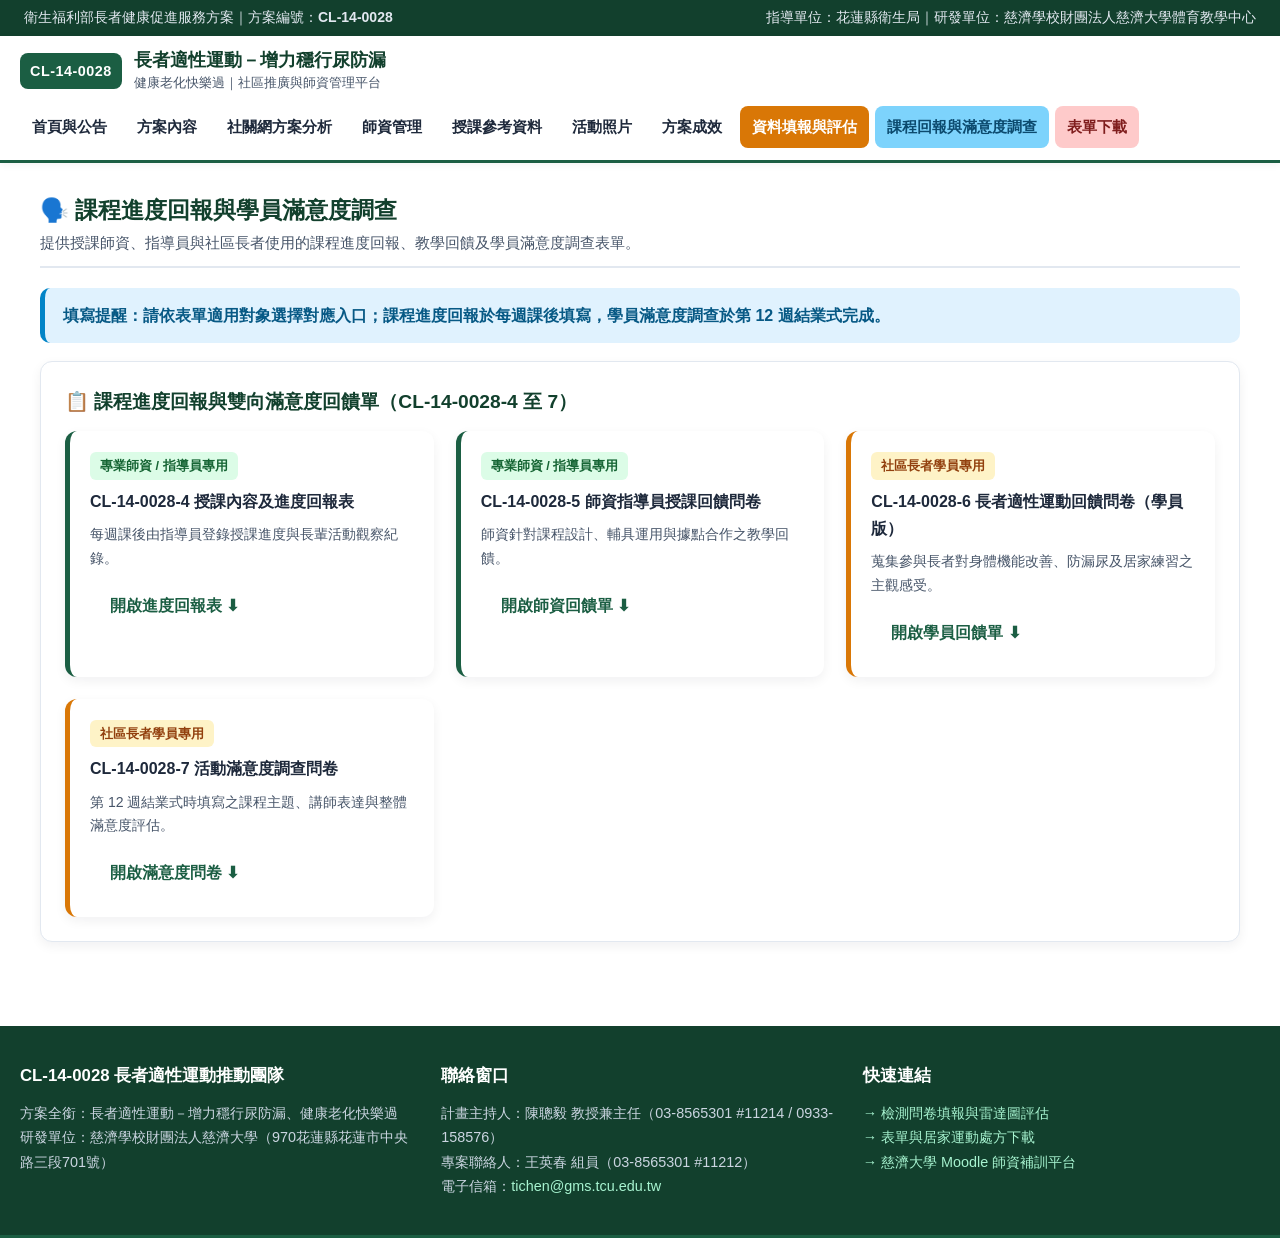
<file: course-feedback.html>
<!DOCTYPE html>
<html lang="zh-Hant">
<head>
  <meta charset="UTF-8">
  <meta name="viewport" content="width=device-width, initial-scale=1.0">
  <title>課程進度回報與學員滿意度調查 | CL-14-0028 長者適性運動</title>
  <link rel="stylesheet" href="assets/css/style.css">
</head>

<body>
  <header>
    <div class="top-bar">
      <span>衛生福利部長者健康促進服務方案｜方案編號：<strong>CL-14-0028</strong></span>
      <span>指導單位：花蓮縣衛生局｜研發單位：慈濟學校財團法人慈濟大學體育教學中心</span>
    </div>
  <header>
    <div class=" nav-container">
      <a href="index.html" class="brand" style="text-decoration:none;">
        <span class="brand-badge">CL-14-0028</span>
        <div class="brand-title">
          <h1>長者適性運動－增力穩行尿防漏</h1>
          <span>健康老化快樂過｜社區推廣與師資管理平台</span>
      </div>
      </a>
      <button class="menu-toggle" onclick="document.getElementById('mainNav').classList.toggle('open')">☰ 選單</button>
      <nav id="mainNav">        
<ul>
          <li><a href="index.html">首頁與公告</a></li>
          <li><a href="program-content.html">方案內容</a></li>
          <li><a href="community-analysis.html">社關網方案分析</a></li>
          <li><a href="instructors.html">師資管理</a></li>
          <li><a href="teaching-materials.html">授課參考資料</a></li>
          <li><a href="gallery.html">活動照片</a></li>
          <li><a href="outcomes.html">方案成效</a></li>
          <li><a href="data-upload.html" class="" style="background:var(--secondary);color:#fff;">資料填報與評估</a></li>
          <li><a href="course-feedback.html" class="active" style="background:#7dd3fc;color:#0c4a6e;">課程回報與滿意度調查</a></li>
          <li><a href="downloads.html" class="" style="background:#fecaca;color:#7f1d1d;">表單下載</a></li>
        </ul>
      </nav>
    </div>
  </header>

  <main class="container">
    <div class="section-header">
      <div>
        <h2>🗣️ 課程進度回報與學員滿意度調查</h2>
        <p>提供授課師資、指導員與社區長者使用的課程進度回報、教學回饋及學員滿意度調查表單。</p>
      </div>
    </div>

    <div class="alert alert-info">
      <strong>填寫提醒</strong>：請依表單適用對象選擇對應入口；課程進度回報於每週課後填寫，學員滿意度調查於第 12 週結業式完成。
    </div>

    <div class="card">
      <h3>📋 課程進度回報與雙向滿意度回饋單（CL-14-0028-4 至 7）</h3>
      <div class="grid-2">
        <div class="kpi-card" style="margin-bottom:0;">
          <span class="badge badge-green">專業師資 / 指導員專用</span>
          <h4 style="margin:8px 0;">CL-14-0028-4 授課內容及進度回報表</h4>
          <p style="font-size:0.88rem;color:var(--text-muted);margin-bottom:12px;">每週課後由指導員登錄授課進度與長輩活動觀察紀錄。</p>
          <a href="javascript:void(0)" onclick="loadFeedbackForm('https://forms.gle/R7DxnrYriqL2Qaf59', 'CL-14-0028-4 授課內容及進度回報表')" class="btn">開啟進度回報表 ⬇</a>
        </div>
        <div class="kpi-card" style="margin-bottom:0;">
          <span class="badge badge-green">專業師資 / 指導員專用</span>
          <h4 style="margin:8px 0;">CL-14-0028-5 師資指導員授課回饋問卷</h4>
          <p style="font-size:0.88rem;color:var(--text-muted);margin-bottom:12px;">師資針對課程設計、輔具運用與據點合作之教學回饋。</p>
          <a href="javascript:void(0)" onclick="loadFeedbackForm('https://forms.gle/qNui6LUs4rwxqLxt9', 'CL-14-0028-5 師資指導員授課回饋問卷')" class="btn">開啟師資回饋單 ⬇</a>
        </div>
        <div class="kpi-card accent" style="margin-bottom:0;">
          <span class="badge badge-orange">社區長者學員專用</span>
          <h4 style="margin:8px 0;">CL-14-0028-6 長者適性運動回饋問卷（學員版）</h4>
          <p style="font-size:0.88rem;color:var(--text-muted);margin-bottom:12px;">蒐集參與長者對身體機能改善、防漏尿及居家練習之主觀感受。</p>
          <a href="javascript:void(0)" onclick="loadFeedbackForm('https://forms.gle/MhG1M6qcmLvpYHio9', 'CL-14-0028-6 長者適性運動回饋問卷（學員版）')" class="btn">開啟學員回饋單 ⬇</a>
        </div>
        <div class="kpi-card accent" style="margin-bottom:0;">
          <span class="badge badge-orange">社區長者學員專用</span>
          <h4 style="margin:8px 0;">CL-14-0028-7 活動滿意度調查問卷</h4>
          <p style="font-size:0.88rem;color:var(--text-muted);margin-bottom:12px;">第 12 週結業式時填寫之課程主題、講師表達與整體滿意度評估。</p>
          <a href="javascript:void(0)" onclick="loadFeedbackForm('https://forms.gle/VdZw7YM87pXqEZXr7', 'CL-14-0028-7 活動滿意度調查問卷')" class="btn">開啟滿意度問卷 ⬇</a>
        </div>
      </div>
     <!-- 回饋問卷專用的內嵌大區塊 (預設隱藏) -->
     <div id="feedback-embed-container" style="display: none; margin-top: 30px; padding: 20px; background: #ffffff; border-radius: 10px; box-shadow: 0 4px 12px rgba(0,0,0,0.1); border: 1px solid #e0e0e0;">
    
    <!-- 區塊頂部：標題與關閉按鈕 -->
    <div style="display: flex; justify-content: space-between; align-items: center; margin-bottom: 15px; border-bottom: 2px solid #e67e22; padding-bottom: 10px;">
         <h4 id="feedback-embed-title" style="margin: 0; color: #d35400; font-weight: bold;">正在載入問卷...</h4>
         <button onclick="closeFeedbackForm()" style="background: #dc3545; color: white; border: none; padding: 6px 15px; border-radius: 5px; cursor: pointer; font-weight: bold;">
            ✖ 關閉表單
         </button>
      </div>

      <!-- 實際載入外部網頁的 iframe -->
      <iframe id="feedback-iframe" src="" width="100%" height="850px" frameborder="0" style="border: none; border-radius: 8px;">
        載入中...如果無法顯示，請確認您的瀏覽器支援 iframe。
      </iframe>
     </div>
    </div>
  </main>

  <footer>
    <div class="footer-inner">
      <div>
        <h4>CL-14-0028 長者適性運動推動團隊</h4>
        <p>方案全銜：長者適性運動－增力穩行尿防漏、健康老化快樂過</p>
        <p>研發單位：慈濟學校財團法人慈濟大學（970花蓮縣花蓮市中央路三段701號）</p>
      </div>
      <div>
        <h4>聯絡窗口</h4>
        <p>計畫主持人：陳聰毅 教授兼主任（03-8565301 #11214 / 0933-158576）</p>
        <p>專案聯絡人：王英春 組員（03-8565301 #11212）</p>
        <p>電子信箱：<a href="mailto:tichen@gms.tcu.edu.tw">tichen@gms.tcu.edu.tw</a></p>
      </div>
      <div>
        <h4>快速連結</h4>
        <p><a href="data-upload.html">→ 檢測問卷填報與雷達圖評估</a></p>
        <p><a href="downloads.html">→ 表單與居家運動處方下載</a></p>
        <p><a href="https://moodle.tcu.edu.tw/login/index.php?loginredirect=1" target="_blank" rel="noopener noreferrer">→ 慈濟大學 Moodle 師資補訓平台</a></p>
      </div>
    </div>
  </footer>
  <script src="assets/js/main.js"></script>
<!-- 控制回饋單內嵌與滾動的 Script -->
<script>
function loadFeedbackForm(url, title) {
    const container = document.getElementById('feedback-embed-container');
    const iframe = document.getElementById('feedback-iframe');
    const titleEl = document.getElementById('feedback-embed-title');

    // 更新標題與 iframe 網址
    titleEl.textContent = title;
    iframe.src = url;

    // 顯示內嵌區塊
    container.style.display = 'block';

    // 畫面平滑往下滾動到表單區塊的位置
    setTimeout(function() {
        container.scrollIntoView({ behavior: 'smooth', block: 'start' });
    }, 100);
}

function closeFeedbackForm() {
    const container = document.getElementById('feedback-embed-container');
    const iframe = document.getElementById('feedback-iframe');
    
    // 隱藏區塊並清空網址
    container.style.display = 'none';
    iframe.src = ''; 
}
</script>
    
</body>
</html>
</file>
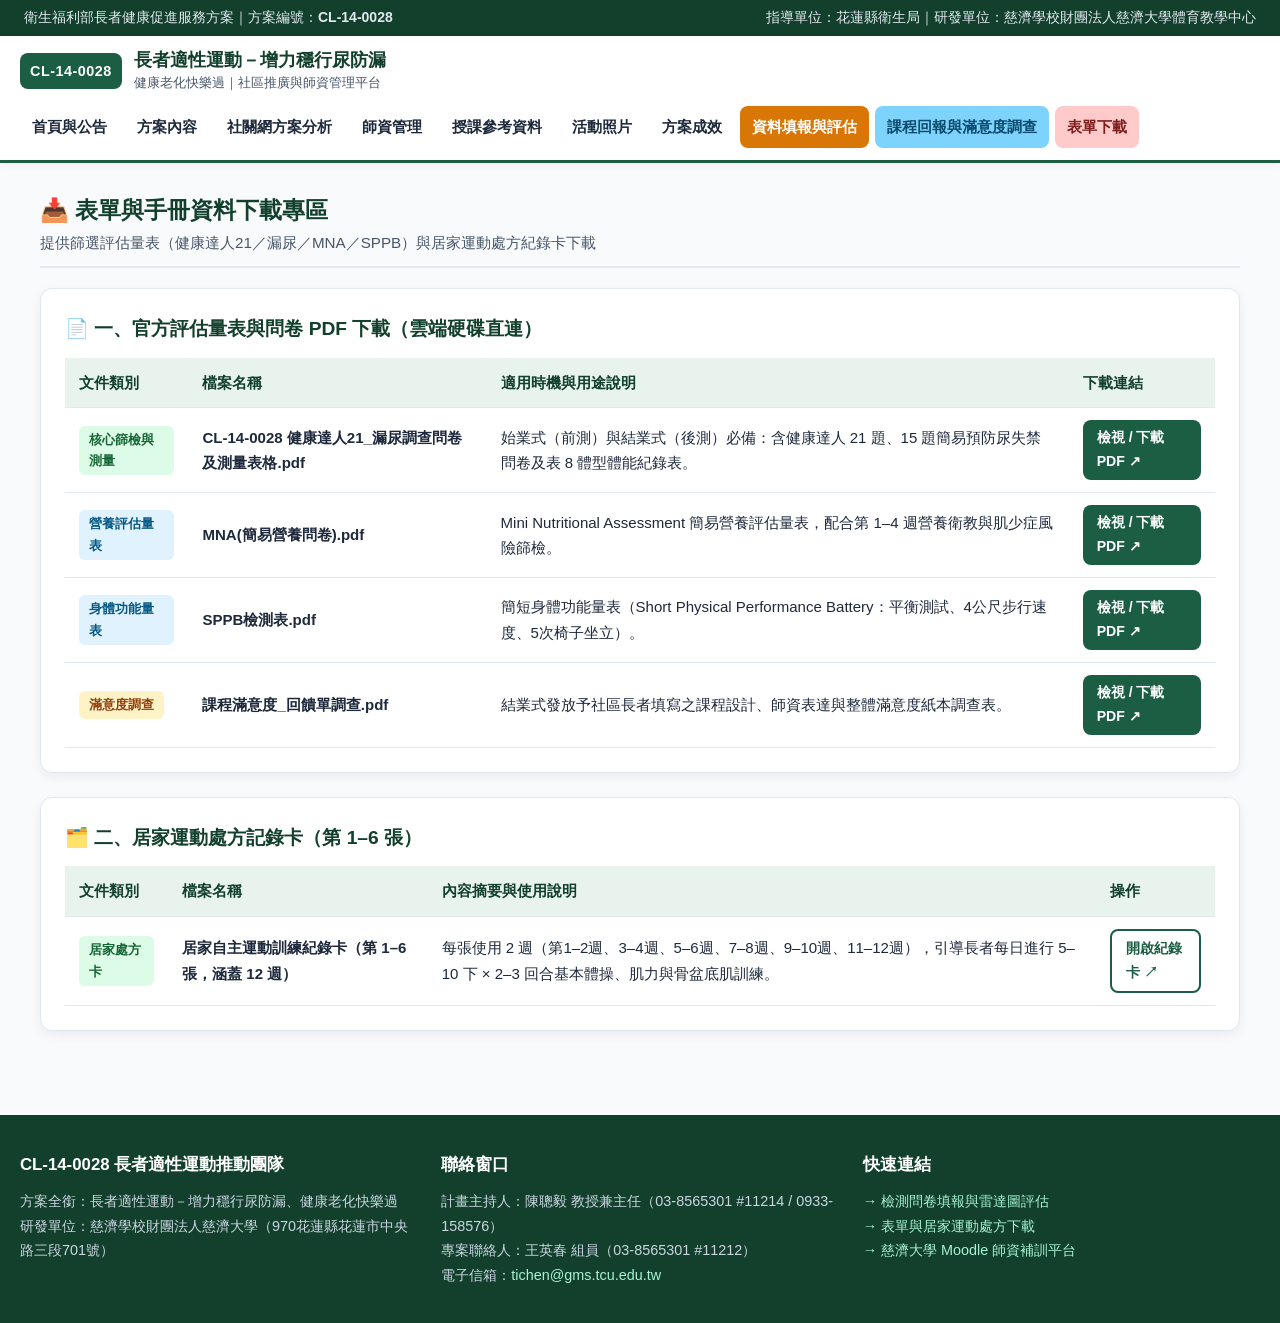
<file: downloads.html>
<!DOCTYPE html>
<html lang="zh-Hant-TW">
<head>
  <meta charset="UTF-8">
  <meta name="viewport" content="width=device-width, initial-scale=1.0">
  <title>表單與手冊下載 | CL-14-0028 長者適性運動-增力穩行尿防漏、健康老化快樂過</title>
  <link rel="stylesheet" href="assets/css/style.css">
  
</head>
<body>
  <div class="top-bar">
    <span>衛生福利部長者健康促進服務方案｜方案編號：<strong>CL-14-0028</strong></span>
    <span>指導單位：花蓮縣衛生局｜研發單位：慈濟學校財團法人慈濟大學體育教學中心</span>
  </div>
  <header>
    <div class="nav-container">
      <a href="index.html" class="brand" style="text-decoration:none;">
        <span class="brand-badge">CL-14-0028</span>
        <div class="brand-title">
          <h1>長者適性運動－增力穩行尿防漏</h1>
          <span>健康老化快樂過｜社區推廣與師資管理平台</span>
        </div>
      </a>
      <button class="menu-toggle" onclick="document.getElementById('mainNav').classList.toggle('open')">☰ 選單</button>
      <nav id="mainNav">
        <ul>
          <li><a href="index.html" class="">首頁與公告</a></li>
          <li><a href="program-content.html" class="">方案內容</a></li>
          <li><a href="community-analysis.html" class="">社關網方案分析</a></li>
          <li><a href="instructors.html" class="">師資管理</a></li>
          <li><a href="teaching-materials.html" class="">授課參考資料</a></li>
          <li><a href="gallery.html" class="">活動照片</a></li>
          <li><a href="outcomes.html" class="">方案成效</a></li>
          <li><a href="data-upload.html" class="" style="background:var(--secondary);color:#fff;">資料填報與評估</a></li>
          <li><a href="course-feedback.html" class="" style="background:#7dd3fc;color:#0c4a6e;">課程回報與滿意度調查</a></li>
          <li><a href="downloads.html" class="" style="background:#fecaca;color:#7f1d1d;">表單下載</a></li>
        </ul>
      </nav>
    </div>
  </header>
  <main class="container">
    
<div class="section-header">
  <div>
    <h2>📥 表單與手冊資料下載專區</h2>
    <p>提供篩選評估量表（健康達人21／漏尿／MNA／SPPB）與居家運動處方紀錄卡下載</p>
  </div>
</div>

<div class="card">
  <h3>📄 一、官方評估量表與問卷 PDF 下載（雲端硬碟直連）</h3>
  <div class="table-wrap">
    <table>
      <thead>
        <tr>
          <th>文件類別</th>
          <th>檔案名稱</th>
          <th>適用時機與用途說明</th>
          <th>下載連結</th>
        </tr>
      </thead>
      <tbody>
        <tr>
          <td><span class="badge badge-green">核心篩檢與測量</span></td>
          <td><strong>CL-14-0028 健康達人21_漏尿調查問卷及測量表格.pdf</strong></td>
          <td>始業式（前測）與結業式（後測）必備：含健康達人 21 題、15 題簡易預防尿失禁問卷及表 8 體型體能紀錄表。</td>
          <td><a href="https://github.com/hlja36/Adaptive-Sports/blob/35117b05c56a318a36d1d0c6e0710a8537ca11a5/record-form1.html" target="_blank" class="btn btn-primary" style="padding:6px 14px;font-size:0.88rem;">檢視 / 下載 PDF ↗</a></td>
        </tr>
        <tr>
          <td><span class="badge badge-blue">營養評估量表</span></td>
          <td><strong>MNA(簡易營養問卷).pdf</strong></td>
          <td>Mini Nutritional Assessment 簡易營養評估量表，配合第 1–4 週營養衛教與肌少症風險篩檢。</td>
          <td><a href="https://drive.google.com/file/d/1XgblKvGFk9SDVtxgzTLTRr4FbTc5szcD/view?usp=sharing" target="_blank" class="btn btn-primary" style="padding:6px 14px;font-size:0.88rem;">檢視 / 下載 PDF ↗</a></td>
        </tr>
        <tr>
          <td><span class="badge badge-blue">身體功能量表</span></td>
          <td><strong>SPPB檢測表.pdf</strong></td>
          <td>簡短身體功能量表（Short Physical Performance Battery：平衡測試、4公尺步行速度、5次椅子坐立）。</td>
          <td><a href="https://drive.google.com/file/d/1XasepJNHEVKyRekcIMYUubYiK0Xc7U_B/view?usp=sharing" target="_blank" class="btn btn-primary" style="padding:6px 14px;font-size:0.88rem;">檢視 / 下載 PDF ↗</a></td>
        </tr>
        <tr>
          <td><span class="badge badge-orange">滿意度調查</span></td>
          <td><strong>課程滿意度_回饋單調查.pdf</strong></td>
          <td>結業式發放予社區長者填寫之課程設計、師資表達與整體滿意度紙本調查表。</td>
          <td><a href="https://drive.google.com/file/d/1uxHerxpIN1Cy0lzs3Hko3eb0rv_Hc1Oe/view?usp=sharing" target="_blank" class="btn btn-primary" style="padding:6px 14px;font-size:0.88rem;">檢視 / 下載 PDF ↗</a></td>
        </tr>
      </tbody>
    </table>
  </div>
</div>

<div class="card">
  <h3>🗂️ 二、居家運動處方記錄卡（第 1–6 張）</h3>
  <div class="table-wrap">
    <table>
      <thead>
        <tr>
          <th>文件類別</th>
          <th>檔案名稱</th>
          <th>內容摘要與使用說明</th>
          <th>操作</th>
        </tr>
      </thead>
      <tbody>
        <tr>
          <td><span class="badge badge-green">居家處方卡</span></td>
          <td><strong>居家自主運動訓練紀錄卡（第 1–6 張，涵蓋 12 週）</strong></td>
          <td>每張使用 2 週（第1–2週、3–4週、5–6週、7–8週、9–10週、11–12週），引導長者每日進行 5–10 下 × 2–3 回合基本體操、肌力與骨盆底肌訓練。</td>
          <td><a href="https://drive.google.com/file/d/1LYHhsoINHgJdH9EeHRBBmH0WISuvlp_w/view?usp=sharing" target="_blank" rel="noopener noreferrer" class="btn btn-outline" style="padding:6px 14px;font-size:0.88rem;">開啟紀錄卡 ↗</a></td>
        </tr>
      </tbody>
    </table>
  </div>
</div>

  </main>
  <footer>
    <div class="footer-inner">
      <div>
        <h4>CL-14-0028 長者適性運動推動團隊</h4>
        <p>方案全銜：長者適性運動－增力穩行尿防漏、健康老化快樂過</p>
        <p>研發單位：慈濟學校財團法人慈濟大學（970花蓮縣花蓮市中央路三段701號）</p>
      </div>
      <div>
        <h4>聯絡窗口</h4>
        <p>計畫主持人：陳聰毅 教授兼主任（03-8565301 #11214 / 0933-158576）</p>
        <p>專案聯絡人：王英春 組員（03-8565301 #11212）</p>
        <p>電子信箱：<a href="mailto:tichen@gms.tcu.edu.tw">tichen@gms.tcu.edu.tw</a></p>
      </div>
      <div>
        <h4>快速連結</h4>
        <p><a href="data-upload.html">→ 檢測問卷填報與雷達圖評估</a></p>
        <p><a href="downloads.html">→ 表單與居家運動處方下載</a></p>
        <p><a href="https://moodle.tcu.edu.tw/login/index.php?loginredirect=1" target="_blank">→ 慈濟大學 Moodle 師資補訓平台</a></p>
      </div>
    </div>
  </footer>
  <script src="assets/js/main.js"></script>
  
</body>
</html>
</file>
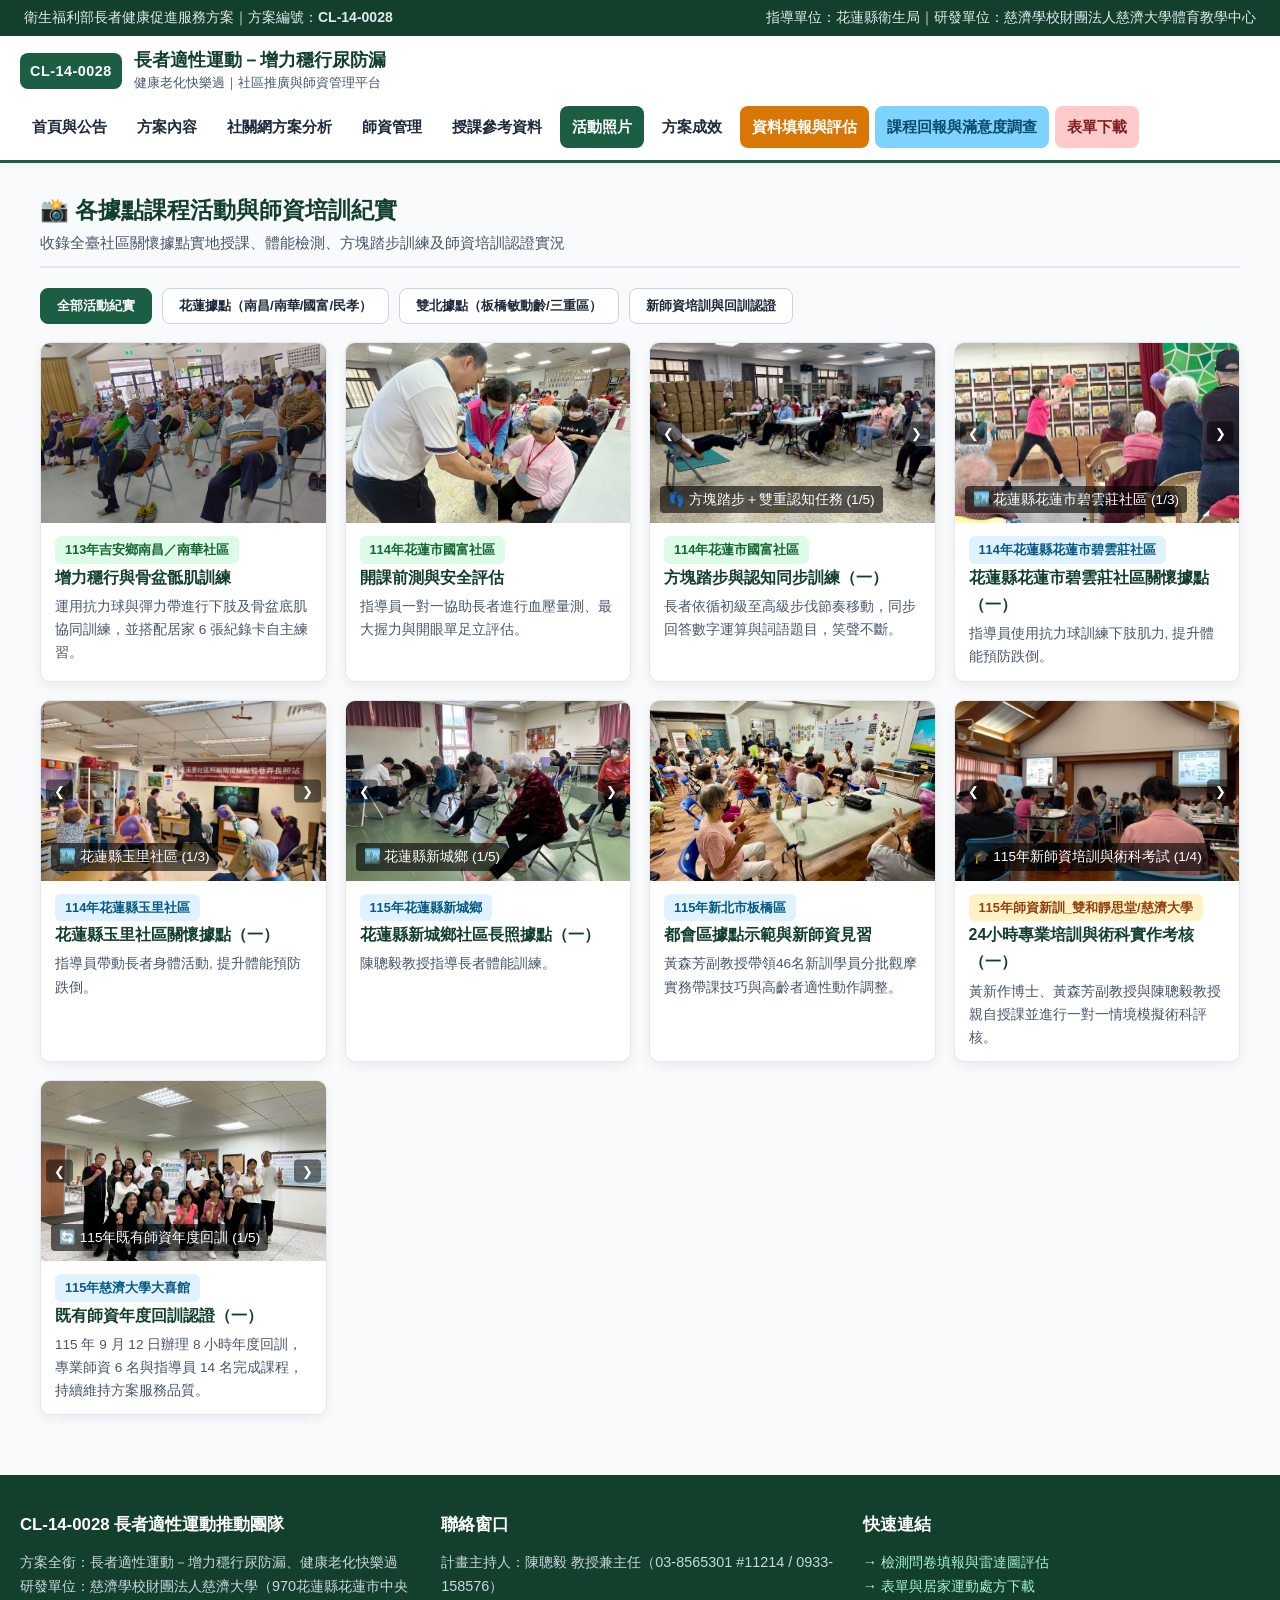
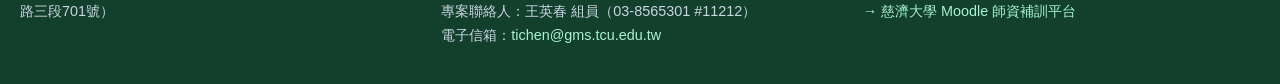
<file: gallery.html>
<!DOCTYPE html>
<html lang="zh-Hant-TW">
<head>
  <meta charset="UTF-8">
  <meta name="viewport" content="width=device-width, initial-scale=1.0">
  <title>各據點課程活動照片 | CL-14-0028 長者適性運動-增力穩行尿防漏、健康老化快樂過</title>
  <link rel="stylesheet" href="assets/css/style.css">
  
</head>
<body>
  <div class="top-bar">
    <span>衛生福利部長者健康促進服務方案｜方案編號：<strong>CL-14-0028</strong></span>
    <span>指導單位：花蓮縣衛生局｜研發單位：慈濟學校財團法人慈濟大學體育教學中心</span>
  </div>
  <header>
    <div class="nav-container">
      <a href="index.html" class="brand" style="text-decoration:none;">
        <span class="brand-badge">CL-14-0028</span>
        <div class="brand-title">
          <h1>長者適性運動－增力穩行尿防漏</h1>
          <span>健康老化快樂過｜社區推廣與師資管理平台</span>
        </div>
      </a>
      <button class="menu-toggle" onclick="document.getElementById('mainNav').classList.toggle('open')">☰ 選單</button>
      <nav id="mainNav">
        <ul>
          <li><a href="index.html" class="">首頁與公告</a></li>
          <li><a href="program-content.html" class="">方案內容</a></li>
          <li><a href="community-analysis.html" class="">社關網方案分析</a></li>
          <li><a href="instructors.html" class="">師資管理</a></li>
          <li><a href="teaching-materials.html" class="">授課參考資料</a></li>
          <li><a href="gallery.html" class="active">活動照片</a></li>
          <li><a href="outcomes.html" class="">方案成效</a></li>
          <li><a href="data-upload.html" class="" style="background:var(--secondary);color:#fff;">資料填報與評估</a></li>
          <li><a href="course-feedback.html" class="" style="background:#7dd3fc;color:#0c4a6e;">課程回報與滿意度調查</a></li>
          <li><a href="downloads.html" class="" style="background:#fecaca;color:#7f1d1d;">表單下載</a></li>
        </ul>
      </nav>
    </div>
  </header>
  <main class="container">
    
<div class="section-header">
  <div>
    <h2>📸 各據點課程活動與師資培訓紀實</h2>
    <p>收錄全臺社區關懷據點實地授課、體能檢測、方塊踏步訓練及師資培訓認證實況</p>
  </div>
</div>

<div class="filter-bar">
  <button class="filter-btn active" onclick="filterGallery('all', this)">全部活動紀實</button>
  <button class="filter-btn" onclick="filterGallery('hualien', this)">花蓮據點（南昌/南華/國富/民孝）</button>
  <button class="filter-btn" onclick="filterGallery('north', this)">雙北據點（板橋敏動齡/三重區）</button>
  <button class="filter-btn" onclick="filterGallery('training', this)">新師資培訓與回訓認證</button>
</div>

<div class="gallery-grid" id="galleryGrid">
  <div class="gallery-item" data-group="hualien">
   <div class="gallery-thumb">
     <img src="assets/images/gallery/nanchang-pelvic.jpg" alt="南昌與南華社區骨盆底肌訓練" onerror="this.style.display='none'">
     <span>💪 下肢肌力與骨盆底肌強化</span>
   </div>
   <div class="gallery-caption">
     <span class="badge badge-green">113年吉安鄉南昌／南華社區</span>
     <h4>增力穩行與骨盆骶肌訓練</h4>
     <p>運用抗力球與彈力帶進行下肢及骨盆底肌協同訓練，並搭配居家 6 張紀錄卡自主練習。</p>
   </div>
  </div>

  <div class="gallery-item" data-group="hualien">
    <div class="gallery-thumb">
      <img src="assets/images/gallery/guofu-pretest.jpg" alt="國富社區體型測量與體能檢測" onerror="this.style.display='none'">
      <span>📋 體型測量與五大體能前測</span>
    </div>
    <div class="gallery-caption">
      <span class="badge badge-green">114年花蓮市國富社區</span>
      <h4>開課前測與安全評估</h4>
      <p>指導員一對一協助長者進行血壓量測、最大握力與開眼單足立評估。</p>
    </div>
  </div>
   
<div class="gallery-item" data-group="hualien" id="slideshow-guofu">
    <div class="gallery-thumb" style="position: relative; overflow: hidden;">
      <!-- 5張輪播圖片 -->
      <img src="assets/images/gallery/114GoFu-1.jpg" alt="國富社區活動花絮 1" class="slide-img active" onerror="this.style.display='none'" style="width:100%; display:block;">
      <img src="assets/images/gallery/114GoFu-2.jpg" alt="國富社區活動花絮 2" class="slide-img" onerror="this.style.display='none'" style="width:100%; display:none;">
      <img src="assets/images/gallery/114GoFu-3.jpg" alt="國富社區活動花絮 3" class="slide-img" onerror="this.style.display='none'" style="width:100%; display:none;">
      <img src="assets/images/gallery/114GoFu-4.jpg" alt="國富社區活動花絮 4" class="slide-img" onerror="this.style.display='none'" style="width:100%; display:none;">
      <img src="assets/images/gallery/114GoFu-5.jpg" alt="國富社區活動花絮 5" class="slide-img" onerror="this.style.display='none'" style="width:100%; display:none;">
      
      <span class="slide-badge" style="position:absolute; bottom:10px; left:10px; background:rgba(0,0,0,0.6); color:#fff; padding:2px 8px; border-radius:4px; font-size:0.85rem;">👣 方塊踏步＋雙重認知任務 (<span class="current-idx">1</span>/5)</span>
      
      <!-- 左右切換按鈕 -->
      <button onclick="changeSlide(-1)" style="position:absolute; top:50%; left:5px; transform:translateY(-50%); background:rgba(0,0,0,0.5); color:#fff; border:none; padding:4px 8px; cursor:pointer; border-radius:4px;">❮</button>
      <button onclick="changeSlide(1)" style="position:absolute; top:50%; right:5px; transform:translateY(-50%); background:rgba(0,0,0,0.5); color:#fff; border:none; padding:4px 8px; cursor:pointer; border-radius:4px;">❯</button>
    </div>
    <div class="gallery-caption">
      <span class="badge badge-green">114年花蓮市國富社區</span>
      <h4 class="slide-title">方塊踏步與認知同步訓練（一）</h4>
      <p class="slide-desc">長者依循初級至高級步伐節奏移動，同步回答數字運算與詞語題目，笑聲不斷。</p>
    </div>
</div>

<!-- 輪播控制 Script -->
<script>
(function() {
  const container = document.getElementById('slideshow-guofu');
  const imgs = container.querySelectorAll('.slide-img');
  const idxSpan = container.querySelector('.current-idx');
  const titleEl = container.querySelector('.slide-title');
  const descEl = container.querySelector('.slide-desc');
  
  // 可在此自訂每張圖對應的標題與說明文字
  const slideData = [
    { title: "方塊踏步與認知同步訓練（一）", desc: "坐姿訓練腹部及下肢肌群肌力。" },
    { title: "方塊踏步與認知同步訓練（二）", desc: "專注於步伐跨越與方向變換，有效提升下肢肌力與平衡感。" },
    { title: "方塊踏步與認知同步訓練（三）", desc: "透過平衡軟墊增強平衡感。" },
    { title: "方塊踏步與認知同步訓練（四）", desc: "運動與預防失智衛教。" },
    { title: "方塊踏步與認知同步訓練（五）", desc: "運用彈力帶訓練上肢肌力。" }
  ];

  let currentIndex = 0;
  const total = imgs.length;

  window.changeSlide = function(n) {
    imgs[currentIndex].style.display = 'none';
    imgs[currentIndex].classList.remove('active');
    
    currentIndex = (currentIndex + n + total) % total;
    
    imgs[currentIndex].style.display = 'block';
    imgs[currentIndex].classList.add('active');
    idxSpan.textContent = currentIndex + 1;
    titleEl.textContent = slideData[currentIndex].title;
    descEl.textContent = slideData[currentIndex].desc;
  }

  // 自動播放（每 3 秒切換一次）
  setInterval(function() {
    changeSlide(1);
  }, 3000);
})();
</script>

<div class="gallery-item" data-group="hualien" id="slideshow-peun">
    <div class="gallery-thumb" style="position: relative; overflow: hidden;">
      <!-- 3張輪播圖片 (請注意第一張為大寫 .JPG，後兩張為小寫 .jpg) -->
      <img src="assets/images/gallery/114Peun1.jpg" alt="花蓮縣碧雲莊社區 1" class="slide-img active" onerror="this.style.display='none'" style="width:100%; display:block;">
      <img src="assets/images/gallery/114Peun2.jpg" alt="花蓮縣碧雲莊社區 2" class="slide-img" onerror="this.style.display='none'" style="width:100%; display:none;">
      <img src="assets/images/gallery/114Peun3.jpg" alt="花蓮縣碧雲莊社區 3" class="slide-img" onerror="this.style.display='none'" style="width:100%; display:none;">
      
      <span class="slide-badge" style="position:absolute; bottom:10px; left:10px; background:rgba(0,0,0,0.6); color:#fff; padding:2px 8px; border-radius:4px; font-size:0.85rem;">🏙️ 花蓮縣花蓮市碧雲莊社區 (<span class="current-idx">1</span>/3)</span>
      
      <!-- 左右切換按鈕 -->
      <button onclick="changeSlidePeun(-1)" style="position:absolute; top:50%; left:5px; transform:translateY(-50%); background:rgba(0,0,0,0.5); color:#fff; border:none; padding:4px 8px; cursor:pointer; border-radius:4px;">❮</button>
      <button onclick="changeSlidePeun(1)" style="position:absolute; top:50%; right:5px; transform:translateY(-50%); background:rgba(0,0,0,0.5); color:#fff; border:none; padding:4px 8px; cursor:pointer; border-radius:4px;">❯</button>
    </div>
    <div class="gallery-caption">
      <span class="badge badge-blue">114年花蓮縣花蓮市碧雲莊社區</span>
      <h4 class="slide-title">花蓮縣花蓮市碧雲莊社區關懷據點（一）</h4>
      <p class="slide-desc">指導員使用抗力球訓練下肢肌力, 提升體能預防跌倒。</p>
    </div>
</div>

<!-- 碧雲莊社區輪播控制 Script -->
<script>
(function() {
  const container = document.getElementById('slideshow-peun');
  const imgs = container.querySelectorAll('.slide-img');
  const idxSpan = container.querySelector('.current-idx');
  const titleEl = container.querySelector('.slide-title');
  const descEl = container.querySelector('.slide-desc');
  
  // 可在此自訂每張圖對應的標題與說明文字
  const slideData = [
    { title: "花蓮縣花蓮市碧雲莊社區關懷據點（一）", desc: "指導員使用抗力球訓練下肢肌力, 提升體能預防跌倒。" },
    { title: "花蓮縣花蓮市碧雲莊社區關懷據點（二）", desc: "上肢肌力訓練, 提升生活功能。" },
    { title: "花蓮縣花蓮市碧雲莊社區關懷據點（三）", desc: "指導員使用抗力球訓練下肢肌力訓練。" }
  ];

  let currentIndex = 0;
  const total = imgs.length;

  window.changeSlidePeun = function(n) {
    imgs[currentIndex].style.display = 'none';
    imgs[currentIndex].classList.remove('active');
    
    currentIndex = (currentIndex + n + total) % total;
    
    imgs[currentIndex].style.display = 'block';
    imgs[currentIndex].classList.add('active');
    idxSpan.textContent = currentIndex + 1;
    titleEl.textContent = slideData[currentIndex].title;
    descEl.textContent = slideData[currentIndex].desc;
  }

  // 自動播放（每 3 秒切換一張）
  setInterval(function() {
    changeSlidePeun(1);
  }, 3000);
})();
</script>

  
<div class="gallery-item" data-group="hualien" id="slideshow-yuli">
    <div class="gallery-thumb" style="position: relative; overflow: hidden;">
      <!-- 3張輪播圖片 -->
      <img src="assets/images/gallery/114yuli-1.jpg" alt="花蓮縣玉里社區活動花絮 1" class="slide-img active" onerror="this.style.display='none'" style="width:100%; display:block;">
      <img src="assets/images/gallery/114yuli-2.jpg" alt="花蓮縣玉里社區活動花絮 2" class="slide-img" onerror="this.style.display='none'" style="width:100%; display:none;">
      <img src="assets/images/gallery/114yuli-3.jpg" alt="花蓮縣玉里社區活動花絮 3" class="slide-img" onerror="this.style.display='none'" style="width:100%; display:none;">
      
      <span class="slide-badge" style="position:absolute; bottom:10px; left:10px; background:rgba(0,0,0,0.6); color:#fff; padding:2px 8px; border-radius:4px; font-size:0.85rem;">🏙️ 花蓮縣玉里社區 (<span class="current-idx">1</span>/3)</span>
      
      <!-- 左右切換按鈕 -->
      <button onclick="changeSlideYuli(-1)" style="position:absolute; top:50%; left:5px; transform:translateY(-50%); background:rgba(0,0,0,0.5); color:#fff; border:none; padding:4px 8px; cursor:pointer; border-radius:4px;">❮</button>
      <button onclick="changeSlideYuli(1)" style="position:absolute; top:50%; right:5px; transform:translateY(-50%); background:rgba(0,0,0,0.5); color:#fff; border:none; padding:4px 8px; cursor:pointer; border-radius:4px;">❯</button>
    </div>
    <div class="gallery-caption">
      <span class="badge badge-blue">114年花蓮縣玉里社區</span>
      <h4 class="slide-title">花蓮縣玉里社區關懷據點（一）</h4>
      <p class="slide-desc">指導員帶動長者身體活動, 提升體能預防跌倒。</p>
    </div>
</div>

<!-- 玉里社區輪播控制 Script -->
<script>
(function() {
  const container = document.getElementById('slideshow-yuli');
  const imgs = container.querySelectorAll('.slide-img');
  const idxSpan = container.querySelector('.current-idx');
  const titleEl = container.querySelector('.slide-title');
  const descEl = container.querySelector('.slide-desc');
  
  // 可在此自訂每張圖對應的標題與說明文字
  const slideData = [
    { title: "花蓮縣玉里社區關懷據點（一）", desc: "指導員使用抗力球訓練下肢肌力, 提升體能預防跌倒。" },
    { title: "花蓮縣玉里社區關懷據點（二）", desc: "指導員使用抗力球訓練上肢肌力, 提升生活功能(一)。" },
    { title: "花蓮縣玉里社區關懷據點（三）", desc: "指導員使用抗力球訓練上肢肌力, 提升生活功能(二)。" }
  ];

  let currentIndex = 0;
  const total = imgs.length;

  window.changeSlideYuli = function(n) {
    imgs[currentIndex].style.display = 'none';
    imgs[currentIndex].classList.remove('active');
    
    currentIndex = (currentIndex + n + total) % total;
    
    imgs[currentIndex].style.display = 'block';
    imgs[currentIndex].classList.add('active');
    idxSpan.textContent = currentIndex + 1;
    titleEl.textContent = slideData[currentIndex].title;
    descEl.textContent = slideData[currentIndex].desc;
  }

  // 自動播放（每 3 秒切換一張）
  setInterval(function() {
    changeSlideYuli(1);
  }, 3000);
})();
</script>
  
<div class="gallery-item" data-group="hualien" id="slideshow-sinchen">
    <div class="gallery-thumb" style="position: relative; overflow: hidden;">
      <!-- 5張輪播圖片 -->
      <img src="assets/images/gallery/115Sinchen1.jpg" alt="花蓮縣新城鄉社區長照據點 1" class="slide-img active" onerror="this.style.display='none'" style="width:100%; display:block;">
      <img src="assets/images/gallery/115Sinchen2.jpg" alt="花蓮縣新城鄉社區長照據點 2" class="slide-img" onerror="this.style.display='none'" style="width:100%; display:none;">
      <img src="assets/images/gallery/115Sinchen3.jpg" alt="花蓮縣新城鄉社區長照據點 3" class="slide-img" onerror="this.style.display='none'" style="width:100%; display:none;">
      <img src="assets/images/gallery/115Sinchen4.jpg" alt="花蓮縣新城鄉社區長照據點 4" class="slide-img" onerror="this.style.display='none'" style="width:100%; display:none;">
      <img src="assets/images/gallery/115Sinchen5.jpg" alt="花蓮縣新城鄉社區長照據點 5" class="slide-img" onerror="this.style.display='none'" style="width:100%; display:none;">
      
      <span class="slide-badge" style="position:absolute; bottom:10px; left:10px; background:rgba(0,0,0,0.6); color:#fff; padding:2px 8px; border-radius:4px; font-size:0.85rem;">🏙️ 花蓮縣新城鄉 (<span class="current-idx">1</span>/5)</span>
      
      <!-- 左右切換按鈕 -->
      <button onclick="changeSlideSinchen(-1)" style="position:absolute; top:50%; left:5px; transform:translateY(-50%); background:rgba(0,0,0,0.5); color:#fff; border:none; padding:4px 8px; cursor:pointer; border-radius:4px;">❮</button>
      <button onclick="changeSlideSinchen(1)" style="position:absolute; top:50%; right:5px; transform:translateY(-50%); background:rgba(0,0,0,0.5); color:#fff; border:none; padding:4px 8px; cursor:pointer; border-radius:4px;">❯</button>
    </div>
    <div class="gallery-caption">
      <span class="badge badge-blue">115年花蓮縣新城鄉</span>
      <h4 class="slide-title">花蓮縣新城鄉社區長照據點（一）</h4>
      <p class="slide-desc">陳聰毅教授指導長者體能訓練。</p>
    </div>
</div>

<!-- 新城鄉輪播控制 Script -->
<script>
(function() {
  const container = document.getElementById('slideshow-sinchen');
  const imgs = container.querySelectorAll('.slide-img');
  const idxSpan = container.querySelector('.current-idx');
  const titleEl = container.querySelector('.slide-title');
  const descEl = container.querySelector('.slide-desc');
  
  // 可在此自訂每張圖對應的標題與說明文字
  const slideData = [
    { title: "花蓮縣新城鄉社區長照據點（一）", desc: "陳聰毅教授指導長者體能訓練。" },
    { title: "花蓮縣新城鄉社區長照據點（二）", desc: "帶領長者進行下肢肌力強化與穩定度練習。" },
    { title: "花蓮縣新城鄉社區長照據點（三）", desc: "長者們認真配合動作指導，氣氛溫馨熱絡。" },
    { title: "花蓮縣新城鄉社區長照據點（四）", desc: "透過專業運動介入，有效提升長者日常活動能力。" },
    { title: "花蓮縣新城鄉社區長照據點（五）", desc: "活動圓滿順利，展現健康老化與快樂運動的成果。" }
  ];

  let currentIndex = 0;
  const total = imgs.length;

  window.changeSlideSinchen = function(n) {
    imgs[currentIndex].style.display = 'none';
    imgs[currentIndex].classList.remove('active');
    
    currentIndex = (currentIndex + n + total) % total;
    
    imgs[currentIndex].style.display = 'block';
    imgs[currentIndex].classList.add('active');
    idxSpan.textContent = currentIndex + 1;
    titleEl.textContent = slideData[currentIndex].title;
    descEl.textContent = slideData[currentIndex].desc;
  }

  // 自動播放（每 3 秒切換一張）
  setInterval(function() {
    changeSlideSinchen(1);
  }, 3000);
})();
</script>
  
  <div class="gallery-item" data-group="north">
    <div class="gallery-thumb">
      <img src="assets/images/gallery/banqiao-mindongling.jpg" alt="新北市板橋敏動齡見習" onerror="this.style.display='none'">
      <span>🤝 新北市板橋敏動齡健康關懷協會</span>
    </div>
    <div class="gallery-caption">
      <span class="badge badge-blue">115年新北市板橋區</span>
      <h4>都會區據點示範與新師資見習</h4>
      <p>黃森芳副教授帶領46名新訓學員分批觀摩實務帶課技巧與高齡者適性動作調整。</p>
    </div>
  </div>

<div class="gallery-item" data-group="training" id="slideshow-newtrain">
    <div class="gallery-thumb" style="position: relative; overflow: hidden;">
      <!-- 4張輪播圖片 -->
      <img src="assets/images/gallery/115Newtrain1.jpg" alt="115年雙和靜思堂新師資培訓 1" class="slide-img active" onerror="this.style.display='none'" style="width:100%; display:block;">
      <img src="assets/images/gallery/115Newtrain2.jpg" alt="115年雙和靜思堂新師資培訓 2" class="slide-img" onerror="this.style.display='none'" style="width:100%; display:none;">
      <img src="assets/images/gallery/115Newtrain3.jpg" alt="115年雙和靜思堂新師資培訓 3" class="slide-img" onerror="this.style.display='none'" style="width:100%; display:none;">
      <img src="assets/images/gallery/115Newtrain4.jpg" alt="115年雙和靜思堂新師資培訓 4" class="slide-img" onerror="this.style.display='none'" style="width:100%; display:none;">
      
      <span class="slide-badge" style="position:absolute; bottom:10px; left:10px; background:rgba(0,0,0,0.6); color:#fff; padding:2px 8px; border-radius:4px; font-size:0.85rem;">🎓 115年新師資培訓與術科考試 (<span class="current-idx">1</span>/4)</span>
      
      <!-- 左右切換按鈕 -->
      <button onclick="changeSlideNewtrain(-1)" style="position:absolute; top:50%; left:5px; transform:translateY(-50%); background:rgba(0,0,0,0.5); color:#fff; border:none; padding:4px 8px; cursor:pointer; border-radius:4px;">❮</button>
      <button onclick="changeSlideNewtrain(1)" style="position:absolute; top:50%; right:5px; transform:translateY(-50%); background:rgba(0,0,0,0.5); color:#fff; border:none; padding:4px 8px; cursor:pointer; border-radius:4px;">❯</button>
    </div>
    <div class="gallery-caption">
      <span class="badge badge-orange">115年師資新訓_雙和靜思堂/慈濟大學</span>
      <h4 class="slide-title">24小時專業培訓與術科實作考核（一）</h4>
      <p class="slide-desc">黃新作博士、黃森芳副教授與陳聰毅教授親自授課並進行一對一情境模擬術科評核。</p>
    </div>
</div>

<!-- 雙和新訓輪播控制 Script -->
<script>
(function() {
  const container = document.getElementById('slideshow-newtrain');
  const imgs = container.querySelectorAll('.slide-img');
  const idxSpan = container.querySelector('.current-idx');
  const titleEl = container.querySelector('.slide-title');
  const descEl = container.querySelector('.slide-desc');
  
  // 可在此自訂每張圖對應的標題與說明文字
  const slideData = [
    { title: "24小時專業培訓與術科實作考核（一）", desc: "黃新作博士、黃森芳副教授與陳聰毅教授親自授課並進行一對一情境模擬術科評核。" },
    { title: "24小時專業培訓與術科實作考核（二）", desc: "學員分組進行實務演練與動作操作，確保教學標準與安全性。" },
    { title: "24小時專業培訓與術科實作考核（三）", desc: "講師們在旁細心指導各項肌力與骨盆底肌訓練技巧。" },
    { title: "24小時專業培訓與術科實作考核（四）", desc: "結訓實作考核圓滿完成，為社區長者健康照護注入專業新血。" }
  ];

  let currentIndex = 0;
  const total = imgs.length;

  window.changeSlideNewtrain = function(n) {
    imgs[currentIndex].style.display = 'none';
    imgs[currentIndex].classList.remove('active');
    
    currentIndex = (currentIndex + n + total) % total;
    
    imgs[currentIndex].style.display = 'block';
    imgs[currentIndex].classList.add('active');
    idxSpan.textContent = currentIndex + 1;
    titleEl.textContent = slideData[currentIndex].title;
    descEl.textContent = slideData[currentIndex].desc;
  }

  // 自動播放（每 3 秒切換一張）
  setInterval(function() {
    changeSlideNewtrain(1);
  }, 3000);
})();
</script>

<div class="gallery-item" data-group="training" id="slideshow-retrian">
    <div class="gallery-thumb" style="position: relative; overflow: hidden;">
      <!-- 5張輪播圖片 -->
      <img src="assets/images/gallery/115Retrian1.jpg" alt="115年既有師資年度回訓 1" class="slide-img active" onerror="this.style.display='none'" style="width:100%; display:block;">
      <img src="assets/images/gallery/115Retrian2.jpg" alt="115年既有師資年度回訓 2" class="slide-img" onerror="this.style.display='none'" style="width:100%; display:none;">
      <img src="assets/images/gallery/115Retrian3.jpg" alt="115年既有師資年度回訓 3" class="slide-img" onerror="this.style.display='none'" style="width:100%; display:none;">
      <img src="assets/images/gallery/115Retrian4.jpg" alt="115年既有師資年度回訓 4" class="slide-img" onerror="this.style.display='none'" style="width:100%; display:none;">
      <img src="assets/images/gallery/115Retrian5.jpg" alt="115年既有師資年度回訓 5" class="slide-img" onerror="this.style.display='none'" style="width:100%; display:none;">
      
      <span class="slide-badge" style="position:absolute; bottom:10px; left:10px; background:rgba(0,0,0,0.6); color:#fff; padding:2px 8px; border-radius:4px; font-size:0.85rem;">🔄 115年既有師資年度回訓 (<span class="current-idx">1</span>/5)</span>
      
      <!-- 左右切換按鈕 -->
      <button onclick="changeSlideRetrian(-1)" style="position:absolute; top:50%; left:5px; transform:translateY(-50%); background:rgba(0,0,0,0.5); color:#fff; border:none; padding:4px 8px; cursor:pointer; border-radius:4px;">❮</button>
      <button onclick="changeSlideRetrian(1)" style="position:absolute; top:50%; right:5px; transform:translateY(-50%); background:rgba(0,0,0,0.5); color:#fff; border:none; padding:4px 8px; cursor:pointer; border-radius:4px;">❯</button>
    </div>
    <div class="gallery-caption">
      <span class="badge badge-blue">115年慈濟大學大喜館</span>
      <h4 class="slide-title">既有師資年度回訓認證（一）</h4>
      <p class="slide-desc">115 年 9 月 12 日辦理 8 小時年度回訓，專業師資 6 名與指導員 14 名完成課程，持續維持方案服務品質。</p>
    </div>
</div>

<!-- 既有師資回訓輪播控制 Script -->
<script>
(function() {
  const container = document.getElementById('slideshow-retrian');
  const imgs = container.querySelectorAll('.slide-img');
  const idxSpan = container.querySelector('.current-idx');
  const titleEl = container.querySelector('.slide-title');
  const descEl = container.querySelector('.slide-desc');
  
  // 可在此自訂每張圖對應的標題與說明文字
  const slideData = [
    { title: "既有師資年度回訓認證（一）", desc: "115 年 9 月 12 日辦理 8 小時年度回訓，專業師資 6 名與指導員 14 名完成課程，持續維持方案服務品質。" },
    { title: "既有師資年度回訓認證（二）", desc: "深入探討最新運動介入技術與實務經驗交流。" },
    { title: "既有師資年度回訓認證（三）", desc: "學員於大喜館參與術科複習與動作規範校正。" },
    { title: "既有師資年度回訓認證（四）", desc: "透過年度回訓，確保第一線指導品質與安全防護。" },
    { title: "既有師資年度回訓認證（五）", desc: "回訓圓滿落幕，全體師資合影留念，精進專業再出發。" }
  ];

  let currentIndex = 0;
  const total = imgs.length;

  window.changeSlideRetrian = function(n) {
    imgs[currentIndex].style.display = 'none';
    imgs[currentIndex].classList.remove('active');
    
    currentIndex = (currentIndex + n + total) % total;
    
    imgs[currentIndex].style.display = 'block';
    imgs[currentIndex].classList.add('active');
    idxSpan.textContent = currentIndex + 1;
    titleEl.textContent = slideData[currentIndex].title;
    descEl.textContent = slideData[currentIndex].desc;
  }

  // 自動播放（每 3 秒切換一張）
  setInterval(function() {
    changeSlideRetrian(1);
  }, 3000);
})();
</script>
  
  </main>
  <footer>
    <div class="footer-inner">
      <div>
        <h4>CL-14-0028 長者適性運動推動團隊</h4>
        <p>方案全銜：長者適性運動－增力穩行尿防漏、健康老化快樂過</p>
        <p>研發單位：慈濟學校財團法人慈濟大學（970花蓮縣花蓮市中央路三段701號）</p>
      </div>
      <div>
        <h4>聯絡窗口</h4>
        <p>計畫主持人：陳聰毅 教授兼主任（03-8565301 #11214 / 0933-158576）</p>
        <p>專案聯絡人：王英春 組員（03-8565301 #11212）</p>
        <p>電子信箱：<a href="mailto:tichen@gms.tcu.edu.tw">tichen@gms.tcu.edu.tw</a></p>
      </div>
      <div>
        <h4>快速連結</h4>
        <p><a href="data-upload.html">→ 檢測問卷填報與雷達圖評估</a></p>
        <p><a href="downloads.html">→ 表單與居家運動處方下載</a></p>
        <p><a href="https://moodle.tcu.edu.tw/login/index.php?loginredirect=1" target="_blank">→ 慈濟大學 Moodle 師資補訓平台</a></p>
      </div>
    </div>
  </footer>
  <script src="assets/js/main.js"></script>
  
</body>
</html>
</file>
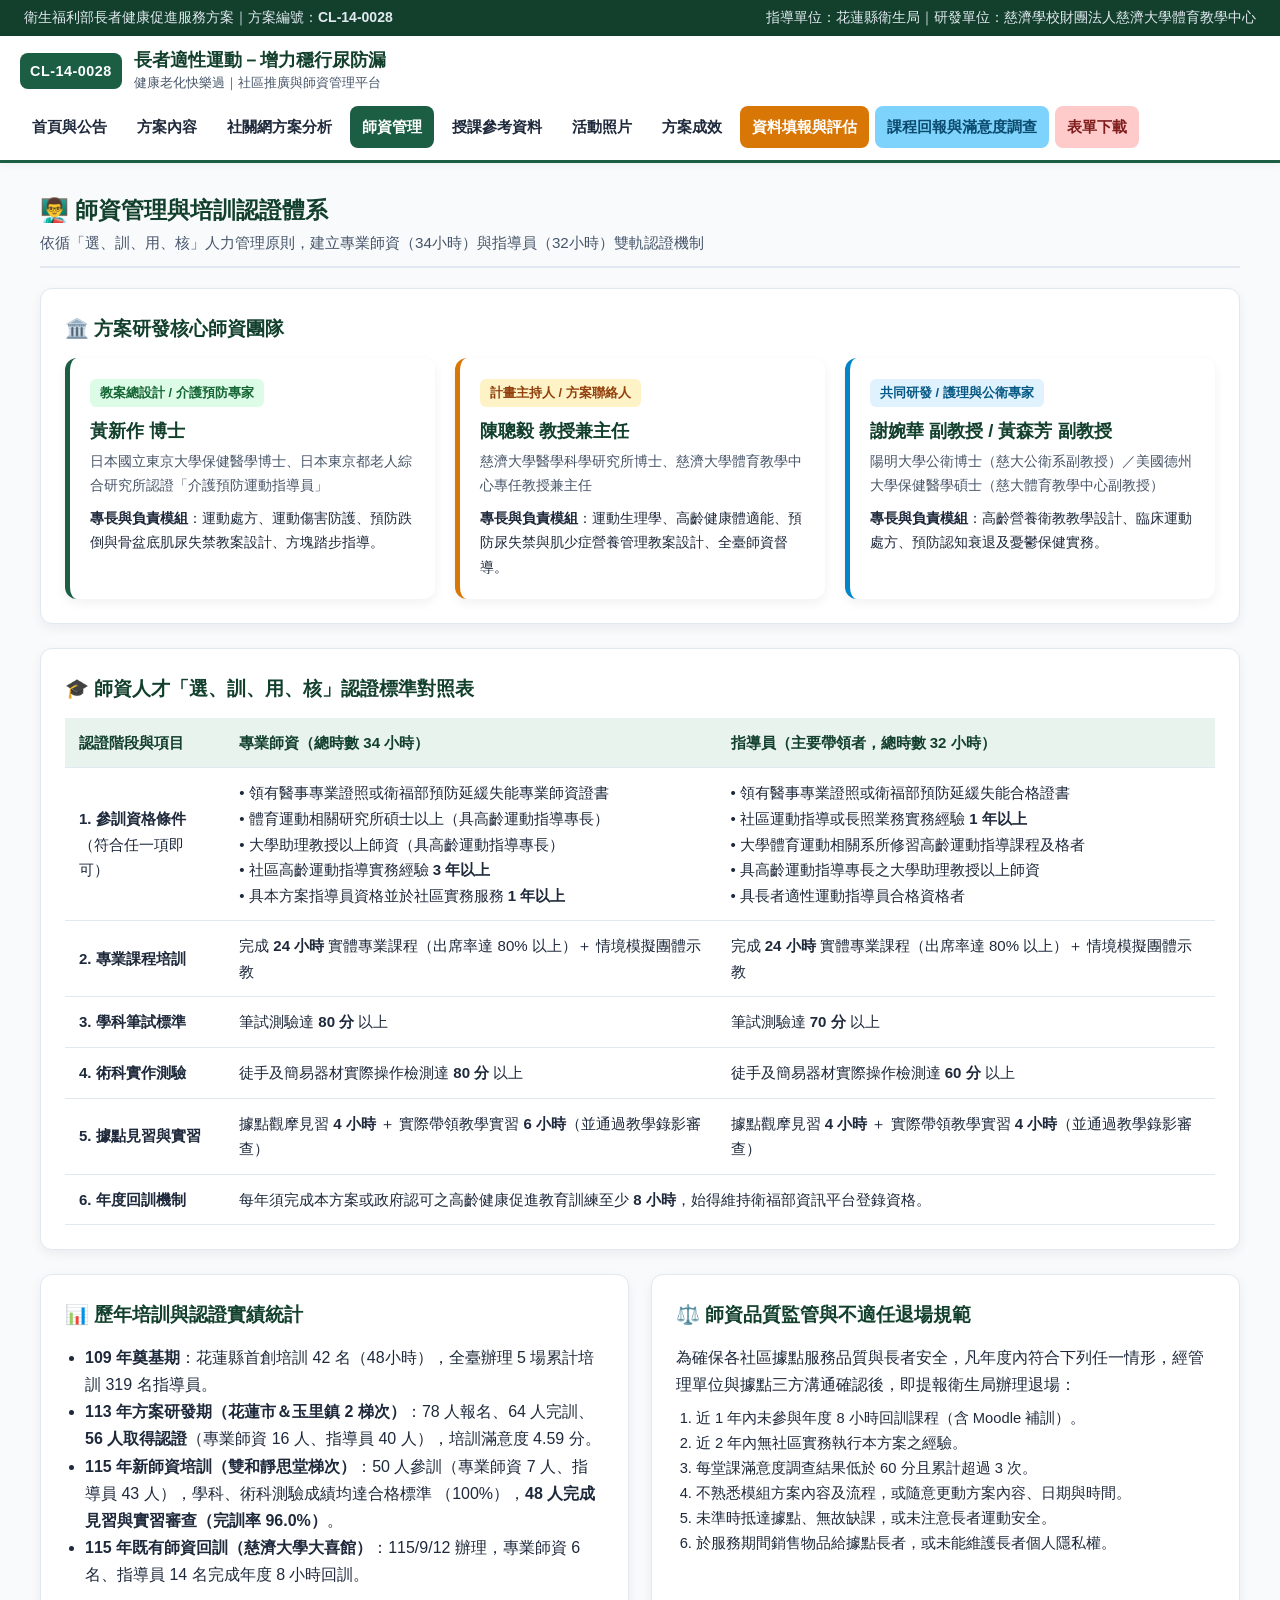
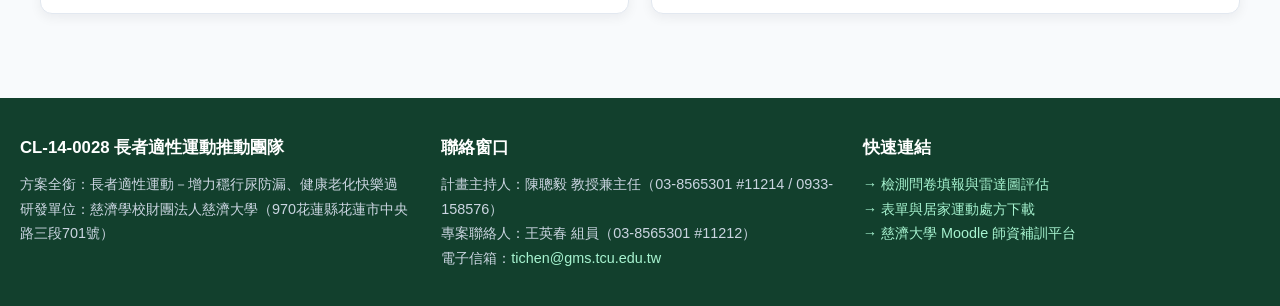
<file: instructors.html>
<!DOCTYPE html>
<html lang="zh-Hant-TW">
<head>
  <meta charset="UTF-8">
  <meta name="viewport" content="width=device-width, initial-scale=1.0">
  <title>師資管理與培訓認證 | CL-14-0028 長者適性運動-增力穩行尿防漏、健康老化快樂過</title>
  <link rel="stylesheet" href="assets/css/style.css">
  
</head>
<body>
  <div class="top-bar">
    <span>衛生福利部長者健康促進服務方案｜方案編號：<strong>CL-14-0028</strong></span>
    <span>指導單位：花蓮縣衛生局｜研發單位：慈濟學校財團法人慈濟大學體育教學中心</span>
  </div>
  <header>
    <div class="nav-container">
      <a href="index.html" class="brand" style="text-decoration:none;">
        <span class="brand-badge">CL-14-0028</span>
        <div class="brand-title">
          <h1>長者適性運動－增力穩行尿防漏</h1>
          <span>健康老化快樂過｜社區推廣與師資管理平台</span>
        </div>
      </a>
      <button class="menu-toggle" onclick="document.getElementById('mainNav').classList.toggle('open')">☰ 選單</button>
      <nav id="mainNav">
        <ul>
          <li><a href="index.html" class="">首頁與公告</a></li>
          <li><a href="program-content.html" class="">方案內容</a></li>
          <li><a href="community-analysis.html" class="">社關網方案分析</a></li>
          <li><a href="instructors.html" class="active">師資管理</a></li>
          <li><a href="teaching-materials.html" class="">授課參考資料</a></li>
          <li><a href="gallery.html" class="">活動照片</a></li>
          <li><a href="outcomes.html" class="">方案成效</a></li>
          <li><a href="data-upload.html" class="" style="background:var(--secondary);color:#fff;">資料填報與評估</a></li>
          <li><a href="course-feedback.html" class="" style="background:#7dd3fc;color:#0c4a6e;">課程回報與滿意度調查</a></li>
          <li><a href="downloads.html" class="" style="background:#fecaca;color:#7f1d1d;">表單下載</a></li>
        </ul>
      </nav>
    </div>
  </header>
  <main class="container">
    
<div class="section-header">
  <div>
    <h2>👨‍🏫 師資管理與培訓認證體系</h2>
    <p>依循「選、訓、用、核」人力管理原則，建立專業師資（34小時）與指導員（32小時）雙軌認證機制</p>
  </div>
</div>

<div class="card">
  <h3>🏛️ 方案研發核心師資團隊</h3>
  <div class="grid-3">
    <div class="kpi-card" style="margin-bottom:0;">
      <span class="badge badge-green">教案總設計 / 介護預防專家</span>
      <h4 style="margin:8px 0 4px;font-size:1.15rem;color:var(--primary-dark);">黃新作 博士</h4>
      <p style="font-size:0.88rem;color:var(--text-muted);margin-bottom:8px;">日本國立東京大學保健醫學博士、日本東京都老人綜合研究所認證「介護預防運動指導員」</p>
      <p style="font-size:0.9rem;"><strong>專長與負責模組</strong>：運動處方、運動傷害防護、預防跌倒與骨盆底肌尿失禁教案設計、方塊踏步指導。</p>
    </div>
    <div class="kpi-card accent" style="margin-bottom:0;">
      <span class="badge badge-orange">計畫主持人 / 方案聯絡人</span>
      <h4 style="margin:8px 0 4px;font-size:1.15rem;color:var(--primary-dark);">陳聰毅 教授兼主任</h4>
      <p style="font-size:0.88rem;color:var(--text-muted);margin-bottom:8px;">慈濟大學醫學科學研究所博士、慈濟大學體育教學中心專任教授兼主任</p>
      <p style="font-size:0.9rem;"><strong>專長與負責模組</strong>：運動生理學、高齡健康體適能、預防尿失禁與肌少症營養管理教案設計、全臺師資督導。</p>
    </div>
    <div class="kpi-card blue" style="margin-bottom:0;">
      <span class="badge badge-blue">共同研發 / 護理與公衛專家</span>
      <h4 style="margin:8px 0 4px;font-size:1.15rem;color:var(--primary-dark);">謝婉華 副教授 / 黃森芳 副教授</h4>
      <p style="font-size:0.88rem;color:var(--text-muted);margin-bottom:8px;">陽明大學公衛博士（慈大公衛系副教授）／美國德州大學保健醫學碩士（慈大體育教學中心副教授）</p>
      <p style="font-size:0.9rem;"><strong>專長與負責模組</strong>：高齡營養衛教教學設計、臨床運動處方、預防認知衰退及憂鬱保健實務。</p>
    </div>
  </div>
</div>

<div class="card">
  <h3>🎓 師資人才「選、訓、用、核」認證標準對照表</h3>
  <div class="table-wrap">
    <table>
      <thead>
        <tr>
          <th>認證階段與項目</th>
          <th>專業師資（總時數 34 小時）</th>
          <th>指導員（主要帶領者，總時數 32 小時）</th>
        </tr>
      </thead>
      <tbody>
        <tr>
          <td><strong>1. 參訓資格條件</strong><br>（符合任一項即可）</td>
          <td>
            • 領有醫事專業證照或衛福部預防延緩失能專業師資證書<br>
            • 體育運動相關研究所碩士以上（具高齡運動指導專長）<br>
            • 大學助理教授以上師資（具高齡運動指導專長）<br>
            • 社區高齡運動指導實務經驗 <strong>3 年以上</strong><br>
            • 具本方案指導員資格並於社區實務服務 <strong>1 年以上</strong>
          </td>
          <td>
            • 領有醫事專業證照或衛福部預防延緩失能合格證書<br>
            • 社區運動指導或長照業務實務經驗 <strong>1 年以上</strong><br>
            • 大學體育運動相關系所修習高齡運動指導課程及格者<br>
            • 具高齡運動指導專長之大學助理教授以上師資<br>
            • 具長者適性運動指導員合格資格者
          </td>
        </tr>
        <tr>
          <td><strong>2. 專業課程培訓</strong></td>
          <td>完成 <strong>24 小時</strong> 實體專業課程（出席率達 80% 以上）＋ 情境模擬團體示教</td>
          <td>完成 <strong>24 小時</strong> 實體專業課程（出席率達 80% 以上）＋ 情境模擬團體示教</td>
        </tr>
        <tr>
          <td><strong>3. 學科筆試標準</strong></td>
          <td>筆試測驗達 <strong>80 分</strong> 以上</td>
          <td>筆試測驗達 <strong>70 分</strong> 以上</td>
        </tr>
        <tr>
          <td><strong>4. 術科實作測驗</strong></td>
          <td>徒手及簡易器材實際操作檢測達 <strong>80 分</strong> 以上</td>
          <td>徒手及簡易器材實際操作檢測達 <strong>60 分</strong> 以上</td>
        </tr>
        <tr>
          <td><strong>5. 據點見習與實習</strong></td>
          <td>據點觀摩見習 <strong>4 小時</strong> ＋ 實際帶領教學實習 <strong>6 小時</strong>（並通過教學錄影審查）</td>
          <td>據點觀摩見習 <strong>4 小時</strong> ＋ 實際帶領教學實習 <strong>4 小時</strong>（並通過教學錄影審查）</td>
        </tr>
        <tr>
          <td><strong>6. 年度回訓機制</strong></td>
          <td colspan="2">每年須完成本方案或政府認可之高齡健康促進教育訓練至少 <strong>8 小時</strong>，始得維持衛福部資訊平台登錄資格。</td>
        </tr>
      </tbody>
    </table>
  </div>
</div>

<div class="grid-2">
  <div class="card">
    <h3>📊 歷年培訓與認證實績統計</h3>
    <ul style="margin-left:20px;">
      <li><strong>109 年奠基期</strong>：花蓮縣首創培訓 42 名（48小時），全臺辦理 5 場累計培訓 319 名指導員。</li>
      <li><strong>113 年方案研發期（花蓮市＆玉里鎮 2 梯次）</strong>：78 人報名、64 人完訓、<strong>56 人取得認證</strong>（專業師資 16 人、指導員 40 人），培訓滿意度 4.59 分。</li>
      <li><strong>115 年新師資培訓（雙和靜思堂梯次）</strong>：50 人參訓（專業師資 7 人、指導員 43 人），學科、術科測驗成績均達合格標準 （100%），<strong>48 人完成見習與實習審查（完訓率 96.0%）</strong>。</li>
      <li><strong>115 年既有師資回訓（慈濟大學大喜館）</strong>：115/9/12 辦理，專業師資 6 名、指導員 14 名完成年度 8 小時回訓。</li>
    </ul>
  </div>
  <div class="card">
    <h3>⚖️ 師資品質監管與不適任退場規範</h3>
    <p style="margin-bottom:8px;">為確保各社區據點服務品質與長者安全，凡年度內符合下列任一情形，經管理單位與據點三方溝通確認後，即提報衛生局辦理退場：</p>
    <ol style="margin-left:20px;font-size:0.92rem;">
      <li>近 1 年內未參與年度 8 小時回訓課程（含 Moodle 補訓）。</li>
      <li>近 2 年內無社區實務執行本方案之經驗。</li>
      <li>每堂課滿意度調查結果低於 60 分且累計超過 3 次。</li>
      <li>不熟悉模組方案內容及流程，或隨意更動方案內容、日期與時間。</li>
      <li>未準時抵達據點、無故缺課，或未注意長者運動安全。</li>
      <li>於服務期間銷售物品給據點長者，或未能維護長者個人隱私權。</li>
    </ol>
  </div>
</div>

  </main>
  <footer>
    <div class="footer-inner">
      <div>
        <h4>CL-14-0028 長者適性運動推動團隊</h4>
        <p>方案全銜：長者適性運動－增力穩行尿防漏、健康老化快樂過</p>
        <p>研發單位：慈濟學校財團法人慈濟大學（970花蓮縣花蓮市中央路三段701號）</p>
      </div>
      <div>
        <h4>聯絡窗口</h4>
        <p>計畫主持人：陳聰毅 教授兼主任（03-8565301 #11214 / 0933-158576）</p>
        <p>專案聯絡人：王英春 組員（03-8565301 #11212）</p>
        <p>電子信箱：<a href="mailto:tichen@gms.tcu.edu.tw">tichen@gms.tcu.edu.tw</a></p>
      </div>
      <div>
        <h4>快速連結</h4>
        <p><a href="data-upload.html">→ 檢測問卷填報與雷達圖評估</a></p>
        <p><a href="downloads.html">→ 表單與居家運動處方下載</a></p>
        <p><a href="https://moodle.tcu.edu.tw/login/index.php?loginredirect=1" target="_blank">→ 慈濟大學 Moodle 師資補訓平台</a></p>
      </div>
    </div>
  </footer>
  <script src="assets/js/main.js"></script>
  
</body>
</html>
</file>
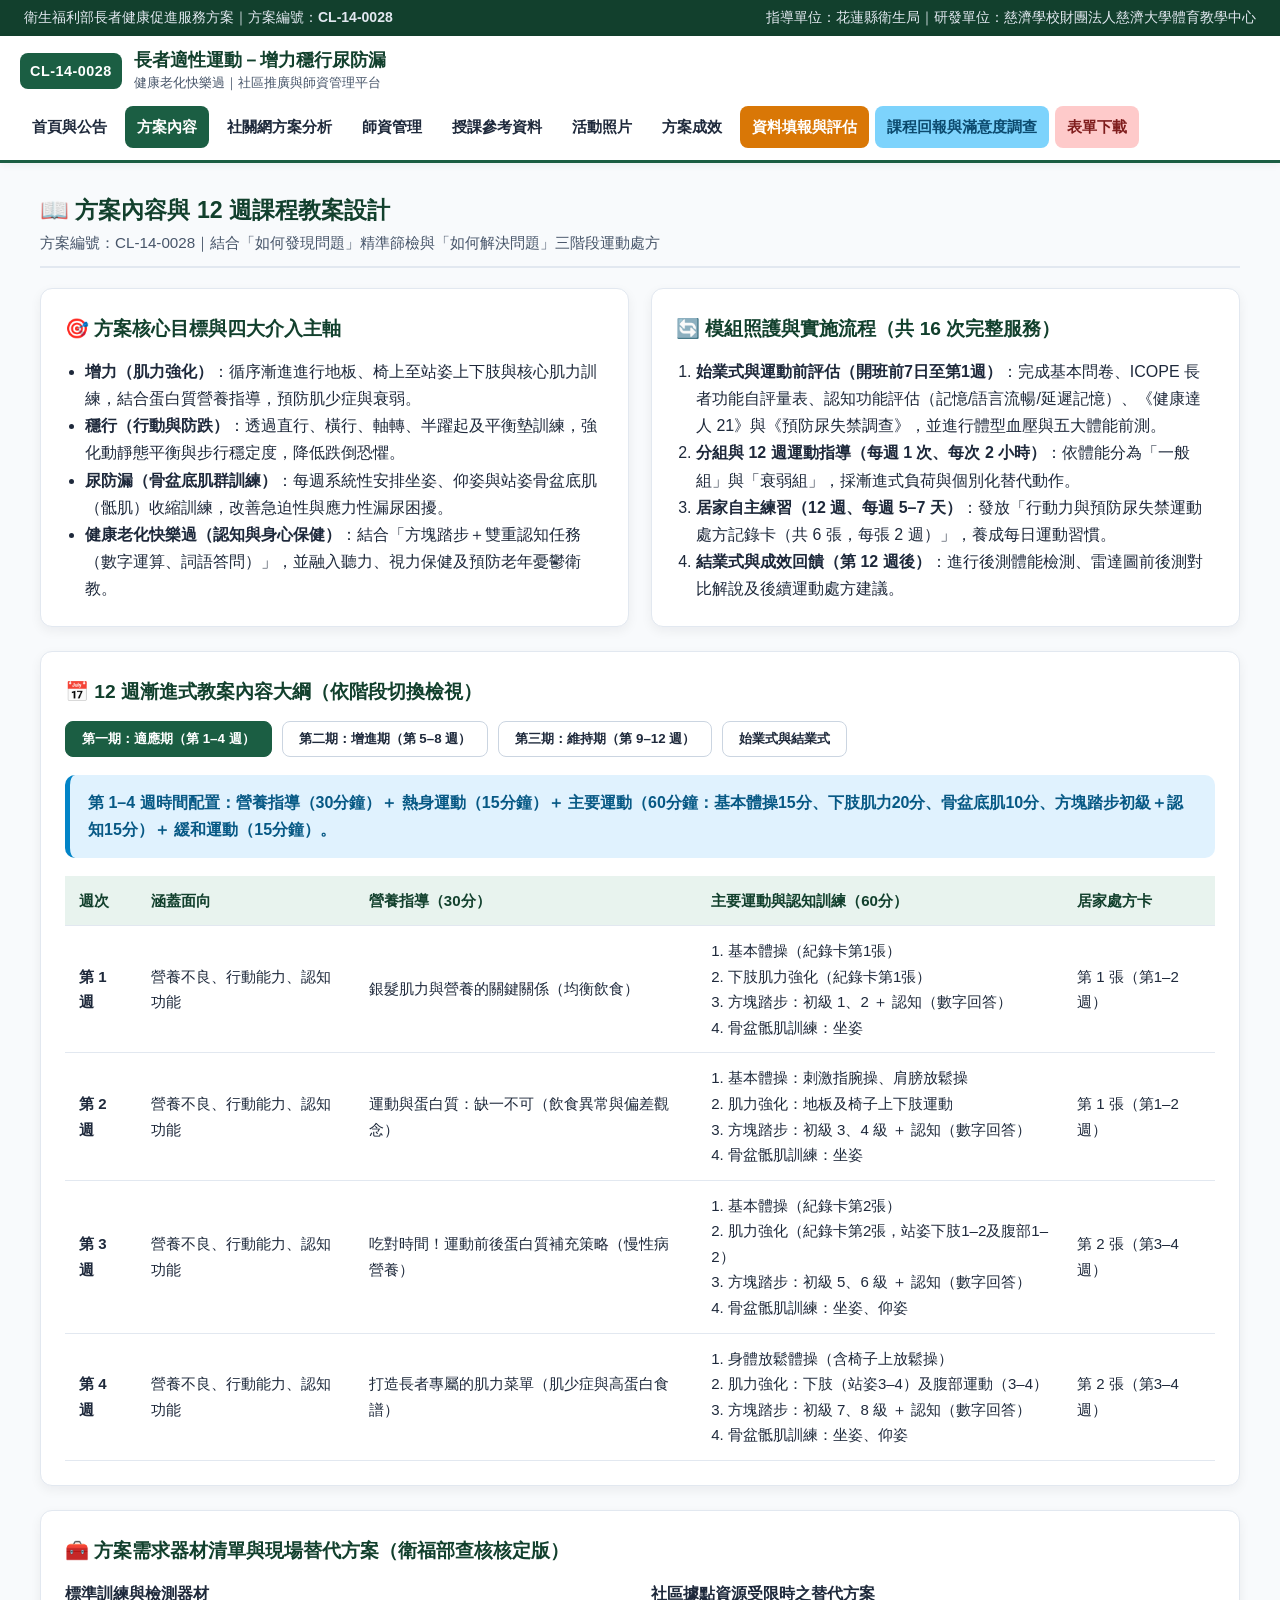
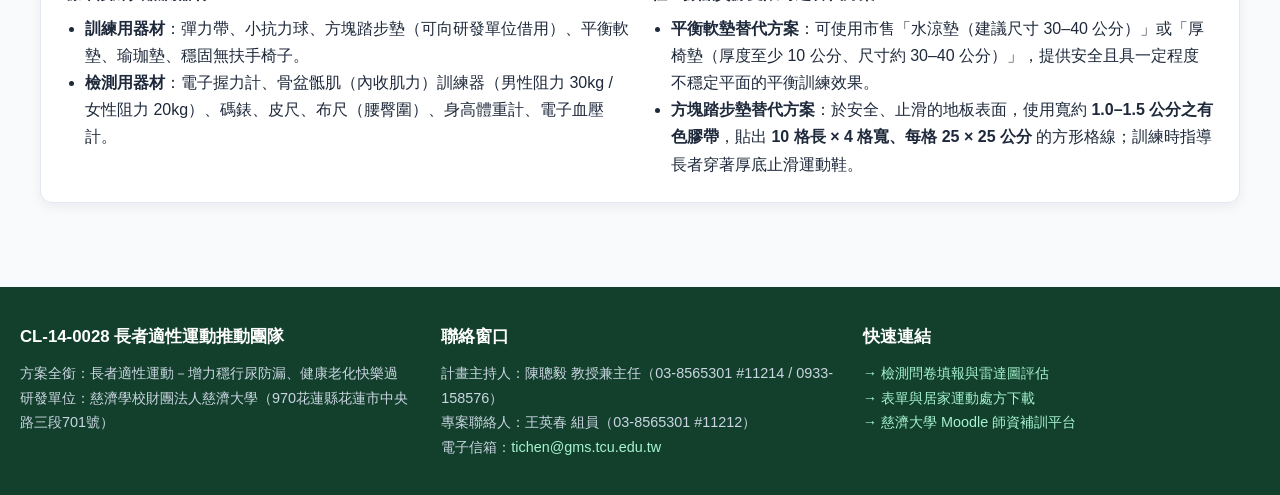
<file: program-content.html>
<!DOCTYPE html>
<html lang="zh-Hant-TW">
<head>
  <meta charset="UTF-8">
  <meta name="viewport" content="width=device-width, initial-scale=1.0">
  <title>方案內容與12週教案 | CL-14-0028 長者適性運動-增力穩行尿防漏、健康老化快樂過</title>
  <link rel="stylesheet" href="assets/css/style.css">
  
</head>
<body>
  <div class="top-bar">
    <span>衛生福利部長者健康促進服務方案｜方案編號：<strong>CL-14-0028</strong></span>
    <span>指導單位：花蓮縣衛生局｜研發單位：慈濟學校財團法人慈濟大學體育教學中心</span>
  </div>
  <header>
    <div class="nav-container">
      <a href="index.html" class="brand" style="text-decoration:none;">
        <span class="brand-badge">CL-14-0028</span>
        <div class="brand-title">
          <h1>長者適性運動－增力穩行尿防漏</h1>
          <span>健康老化快樂過｜社區推廣與師資管理平台</span>
        </div>
      </a>
      <button class="menu-toggle" onclick="document.getElementById('mainNav').classList.toggle('open')">☰ 選單</button>
      <nav id="mainNav">
        <ul>
          <li><a href="index.html" class="">首頁與公告</a></li>
          <li><a href="program-content.html" class="active">方案內容</a></li>
          <li><a href="community-analysis.html" class="">社關網方案分析</a></li>
          <li><a href="instructors.html" class="">師資管理</a></li>
          <li><a href="teaching-materials.html" class="">授課參考資料</a></li>
          <li><a href="gallery.html" class="">活動照片</a></li>
          <li><a href="outcomes.html" class="">方案成效</a></li>
          <li><a href="data-upload.html" class="" style="background:var(--secondary);color:#fff;">資料填報與評估</a></li>
          <li><a href="course-feedback.html" class="" style="background:#7dd3fc;color:#0c4a6e;">課程回報與滿意度調查</a></li>
          <li><a href="downloads.html" class="" style="background:#fecaca;color:#7f1d1d;">表單下載</a></li>
        </ul>
      </nav>
    </div>
  </header>
  <main class="container">
    
<div class="section-header">
  <div>
    <h2>📖 方案內容與 12 週課程教案設計</h2>
    <p>方案編號：CL-14-0028｜結合「如何發現問題」精準篩檢與「如何解決問題」三階段運動處方</p>
  </div>
</div>

<div class="grid-2">
  <div class="card">
    <h3>🎯 方案核心目標與四大介入主軸</h3>
    <ul style="margin-left:20px;">
      <li><strong>增力（肌力強化）</strong>：循序漸進進行地板、椅上至站姿上下肢與核心肌力訓練，結合蛋白質營養指導，預防肌少症與衰弱。</li>
      <li><strong>穩行（行動與防跌）</strong>：透過直行、橫行、軸轉、半躍起及平衡墊訓練，強化動靜態平衡與步行穩定度，降低跌倒恐懼。</li>
      <li><strong>尿防漏（骨盆底肌群訓練）</strong>：每週系統性安排坐姿、仰姿與站姿骨盆底肌（骶肌）收縮訓練，改善急迫性與應力性漏尿困擾。</li>
      <li><strong>健康老化快樂過（認知與身心保健）</strong>：結合「方塊踏步＋雙重認知任務（數字運算、詞語答問）」，並融入聽力、視力保健及預防老年憂鬱衛教。</li>
    </ul>
  </div>
  <div class="card">
    <h3>🔄 模組照護與實施流程（共 16 次完整服務）</h3>
    <ol style="margin-left:20px;">
      <li><strong>始業式與運動前評估（開班前7日至第1週）</strong>：完成基本問卷、ICOPE 長者功能自評量表、認知功能評估（記憶/語言流暢/延遲記憶）、《健康達人 21》與《預防尿失禁調查》，並進行體型血壓與五大體能前測。</li>
      <li><strong>分組與 12 週運動指導（每週 1 次、每次 2 小時）</strong>：依體能分為「一般組」與「衰弱組」，採漸進式負荷與個別化替代動作。</li>
      <li><strong>居家自主練習（12 週、每週 5–7 天）</strong>：發放「行動力與預防尿失禁運動處方記錄卡（共 6 張，每張 2 週）」，養成每日運動習慣。</li>
      <li><strong>結業式與成效回饋（第 12 週後）</strong>：進行後測體能檢測、雷達圖前後測對比解說及後續運動處方建議。</li>
    </ol>
  </div>
</div>

<div class="card">
  <h3>📅 12 週漸進式教案內容大綱（依階段切換檢視）</h3>
  <div class="filter-bar">
    <button class="tab-btn active" onclick="openTab(event, 'stage1')">第一期：適應期（第 1–4 週）</button>
    <button class="tab-btn" onclick="openTab(event, 'stage2')">第二期：增進期（第 5–8 週）</button>
    <button class="tab-btn" onclick="openTab(event, 'stage3')">第三期：維持期（第 9–12 週）</button>
    <button class="tab-btn" onclick="openTab(event, 'stage0')">始業式與結業式</button>
  </div>

  <div id="stage1" class="tab-panel active">
    <div class="alert alert-info"><strong>第 1–4 週時間配置</strong>：營養指導（30分鐘）＋ 熱身運動（15分鐘）＋ 主要運動（60分鐘：基本體操15分、下肢肌力20分、骨盆底肌10分、方塊踏步初級＋認知15分）＋ 緩和運動（15分鐘）。</div>
    <div class="table-wrap">
      <table>
        <thead><tr><th>週次</th><th>涵蓋面向</th><th>營養指導（30分）</th><th>主要運動與認知訓練（60分）</th><th>居家處方卡</th></tr></thead>
        <tbody>
          <tr><td><strong>第 1 週</strong></td><td>營養不良、行動能力、認知功能</td><td>銀髮肌力與營養的關鍵關係（均衡飲食）</td><td>1. 基本體操（紀錄卡第1張）<br>2. 下肢肌力強化（紀錄卡第1張）<br>3. 方塊踏步：初級 1、2 ＋ 認知（數字回答）<br>4. 骨盆骶肌訓練：坐姿</td><td>第 1 張（第1–2週）</td></tr>
          <tr><td><strong>第 2 週</strong></td><td>營養不良、行動能力、認知功能</td><td>運動與蛋白質：缺一不可（飲食異常與偏差觀念）</td><td>1. 基本體操：刺激指腕操、肩膀放鬆操<br>2. 肌力強化：地板及椅子上下肢運動<br>3. 方塊踏步：初級 3、4 級 ＋ 認知（數字回答）<br>4. 骨盆骶肌訓練：坐姿</td><td>第 1 張（第1–2週）</td></tr>
          <tr><td><strong>第 3 週</strong></td><td>營養不良、行動能力、認知功能</td><td>吃對時間！運動前後蛋白質補充策略（慢性病營養）</td><td>1. 基本體操（紀錄卡第2張）<br>2. 肌力強化（紀錄卡第2張，站姿下肢1–2及腹部1–2）<br>3. 方塊踏步：初級 5、6 級 ＋ 認知（數字回答）<br>4. 骨盆骶肌訓練：坐姿、仰姿</td><td>第 2 張（第3–4週）</td></tr>
          <tr><td><strong>第 4 週</strong></td><td>營養不良、行動能力、認知功能</td><td>打造長者專屬的肌力菜單（肌少症與高蛋白食譜）</td><td>1. 身體放鬆體操（含椅子上放鬆操）<br>2. 肌力強化：下肢（站姿3–4）及腹部運動（3–4）<br>3. 方塊踏步：初級 7、8 級 ＋ 認知（數字回答）<br>4. 骨盆骶肌訓練：坐姿、仰姿</td><td>第 2 張（第3–4週）</td></tr>
        </tbody>
      </table>
    </div>
  </div>

  <div id="stage2" class="tab-panel">
    <div class="alert alert-info"><strong>第 5–8 週時間配置</strong>：熱身運動（15分鐘）＋ 主要運動（90分鐘：機能性訓練15分、下肢/核心肌力25分、骨盆底肌10分、方塊踏步中級＋認知25分、聽力保健10分）＋ 緩和運動與預防憂鬱衛教（15分鐘）。</div>
    <div class="table-wrap">
      <table>
        <thead><tr><th>週次</th><th>涵蓋面向</th><th>主要運動與感官保健（90分）</th><th>緩和＋預防憂鬱衛教（15分）</th><th>居家處方卡</th></tr></thead>
        <tbody>
          <tr><td><strong>第 5 週</strong></td><td>行動、認知、尿失禁、聽力、憂鬱</td><td>1. 機能性訓練（紀錄卡第3張：直線/橫行/向後走/軸轉）<br>2. 肌力強化（紀錄卡第3張：中度下肢、腹部、腰部）<br>3. 骨盆骶肌訓練：仰姿、站姿<br>4. 方塊踏步：中級 1、2 級 ＋ 認知（數字加減）<br>5. 聽力保健：按摩耳朵、活化聽覺神經（10分）</td><td>認識老年憂鬱與運動的力量</td><td>第 3 張（第5–6週）</td></tr>
          <tr><td><strong>第 6 週</strong></td><td>行動、認知、尿失禁、聽力、憂鬱</td><td>1. 機能性運動訓練（步態與軸轉進階）<br>2. 肌力強化：中度下肢（3–4）、腹部（3–4）及腰部（3–4）<br>3. 骨盆骶肌訓練：仰姿、站姿<br>4. 方塊踏步：中級 3、4 級 ＋ 認知（數字乘除）<br>5. 聽力保健：按摩耳朵、活化聽覺神經（10分）</td><td>運動讓心更堅強，生活不再孤單</td><td>第 3 張（第5–6週）</td></tr>
          <tr><td><strong>第 7 週</strong></td><td>行動、認知、尿失禁、聽力、憂鬱</td><td>1. 機能性訓練（紀錄卡第4張：平衡墊舉對側手/單腳站立）<br>2. 肌力強化（紀錄卡第4張）<br>3. 骨盆骶肌訓練：坐姿、站姿<br>4. 方塊踏步：中級 5、6 級 ＋ 認知（詞語答問）<br>5. 聽力保健：按摩耳朵、活化聽覺神經（10分）</td><td>壓力 OUT！活動幫你找回平靜</td><td>第 4 張（第7–8週）</td></tr>
          <tr><td><strong>第 8 週</strong></td><td>行動、認知、尿失禁、聽力、憂鬱</td><td>1. 機能性訓練：平衡墊單腳站立、左右兩側、向前傾倒<br>2. 肌力強化：中強度下肢、腹部及腰部運動<br>3. 骨盆骶肌訓練：坐姿、站姿<br>4. 方塊踏步：中級 7、8 級 ＋ 認知（詞語答問）<br>5. 聽力保健：按摩耳朵、活化聽覺神經（10分）</td><td>自信從身體的進步開始</td><td>第 4 張（第7–8週）</td></tr>
        </tbody>
      </table>
    </div>
  </div>

  <div id="stage3" class="tab-panel">
    <div class="alert alert-info"><strong>第 9–12 週時間配置</strong>：熱身運動（15分鐘）＋ 主要運動（90分鐘：機能性訓練15分、高強度肌力＋彈力帶/抗力球25分、骨盆底肌10分、方塊踏步高級＋認知25分、視力保健10分）＋ 緩和運動與預防憂鬱衛教（15分鐘）。</div>
    <div class="table-wrap">
      <table>
        <thead><tr><th>週次</th><th>涵蓋面向</th><th>主要運動與感官保健（90分）</th><th>緩和＋預防憂鬱衛教（15分）</th><th>居家處方卡</th></tr></thead>
        <tbody>
          <tr><td><strong>第 9 週</strong></td><td>行動、認知、尿失禁、視力、憂鬱</td><td>1. 機能性訓練（紀錄卡第5張：平衡墊踏步、單抬腿）<br>2. 肌力強化（紀錄卡第5張：高強度下肢/腹/腰＋彈力帶）<br>3. 骨盆骶肌訓練：坐姿、站姿<br>4. 方塊踏步：高級 1、2 級 ＋ 認知（詞語答問）<br>5. 視力保健：眼部運動（10分）</td><td>活動找回睡眠、穩定情緒</td><td>第 5 張（第9–10週）</td></tr>
          <tr><td><strong>第 10 週</strong></td><td>行動、認知、尿失禁、視力、憂鬱</td><td>1. 機能性訓練：平衡墊上踏步、單抬腿<br>2. 肌力強化：高強度下肢、腹部、腰部 ＋ 彈力帶輔助運動<br>3. 骨盆骶肌訓練：坐姿、站姿<br>4. 方塊踏步：高級 3、4 級 ＋ 認知（詞語答問）<br>5. 視力保健：眼部運動（10分）</td><td>感謝當下，練習正念運動</td><td>第 5 張（第9–10週）</td></tr>
          <tr><td><strong>第 11 週</strong></td><td>行動、認知、尿失禁、視力、憂鬱</td><td>1. 機能性訓練（紀錄卡第6張：左右交叉步、單腳抬腿內外迴旋）<br>2. 肌力強化（紀錄卡第6張：高強度＋彈力帶＋小抗力球）<br>3. 骨盆骶肌訓練：坐姿、站姿<br>4. 方塊踏步：高級 5、6 級 ＋ 認知（詞語答問）<br>5. 視力保健：眼部運動（10分）</td><td>重新與人連結，運動創造陪伴</td><td>第 6 張（第11–12週）</td></tr>
          <tr><td><strong>第 12 週</strong></td><td>行動、認知、尿失禁、視力、憂鬱</td><td>1. 機能性訓練：強化平衡與步行能力（前進、交叉步、迴旋）<br>2. 肌力強化：高強度下肢、腹、腰 ＋ 彈力帶＋小抗力球<br>3. 骨盆骶肌訓練：坐姿、站姿<br>4. 方塊踏步：高級 7、8 級 ＋ 認知（詞語答問）<br>5. 視力保健：眼部運動（10分）</td><td>累積希望，讓生活更有方向</td><td>第 6 張（第11–12週）</td></tr>
        </tbody>
      </table>
    </div>
  </div>

  <div id="stage0" class="tab-panel">
    <div class="grid-2">
      <div class="card" style="margin-bottom:0;">
        <h4>🚩 始業式（課程啟動前評估）</h4>
        <ul style="margin-left:20px;margin-top:8px;">
          <li><strong>一、始業式、意義說明及熱身運動</strong>（30分鐘）</li>
          <li><strong>二、運動前調查、問卷與體型體能前測</strong>（75分鐘）：填寫知情同意書、基本問卷、ICOPE 自評、健康達人 21、預防尿失禁問卷，並量測血壓、體型及五大體能指標。</li>
          <li><strong>三、緩和運動</strong>（15分鐘）</li>
        </ul>
      </div>
      <div class="card" style="margin-bottom:0;">
        <h4>🎓 結業式（第 12 週後成效驗收）</h4>
        <ul style="margin-left:20px;margin-top:8px;">
          <li><strong>一、熱身運動</strong>（15分鐘）</li>
          <li><strong>二、運動後調查、體型體能後測與雷達圖結果說明</strong>（75分鐘）：現場輸入後測數據，向長者展示「前後測重疊雷達圖」進步幅度。</li>
          <li><strong>三、緩和運動與結業頒證</strong>（30分鐘）</li>
        </ul>
      </div>
    </div>
  </div>
</div>

<div class="card">
  <h3>🧰 方案需求器材清單與現場替代方案（衛福部查核核定版）</h3>
  <div class="grid-2">
    <div>
      <h4>標準訓練與檢測器材</h4>
      <ul style="margin-left:20px;margin-top:8px;">
        <li><strong>訓練用器材</strong>：彈力帶、小抗力球、方塊踏步墊（可向研發單位借用）、平衡軟墊、瑜珈墊、穩固無扶手椅子。</li>
        <li><strong>檢測用器材</strong>：電子握力計、骨盆骶肌（內收肌力）訓練器（男性阻力 30kg / 女性阻力 20kg）、碼錶、皮尺、布尺（腰臀圍）、身高體重計、電子血壓計。</li>
      </ul>
    </div>
    <div>
      <h4>社區據點資源受限時之替代方案</h4>
      <ul style="margin-left:20px;margin-top:8px;">
        <li><strong>平衡軟墊替代方案</strong>：可使用市售「水涼墊（建議尺寸 30–40 公分）」或「厚椅墊（厚度至少 10 公分、尺寸約 30–40 公分）」，提供安全且具一定程度不穩定平面的平衡訓練效果。</li>
        <li><strong>方塊踏步墊替代方案</strong>：於安全、止滑的地板表面，使用寬約 <strong>1.0–1.5 公分之有色膠帶</strong>，貼出 <strong>10 格長 × 4 格寬、每格 25 × 25 公分</strong> 的方形格線；訓練時指導長者穿著厚底止滑運動鞋。</li>
      </ul>
    </div>
  </div>
</div>

  </main>
  <footer>
    <div class="footer-inner">
      <div>
        <h4>CL-14-0028 長者適性運動推動團隊</h4>
        <p>方案全銜：長者適性運動－增力穩行尿防漏、健康老化快樂過</p>
        <p>研發單位：慈濟學校財團法人慈濟大學（970花蓮縣花蓮市中央路三段701號）</p>
      </div>
      <div>
        <h4>聯絡窗口</h4>
        <p>計畫主持人：陳聰毅 教授兼主任（03-8565301 #11214 / 0933-158576）</p>
        <p>專案聯絡人：王英春 組員（03-8565301 #11212）</p>
        <p>電子信箱：<a href="mailto:tichen@gms.tcu.edu.tw">tichen@gms.tcu.edu.tw</a></p>
      </div>
      <div>
        <h4>快速連結</h4>
        <p><a href="data-upload.html">→ 檢測問卷填報與雷達圖評估</a></p>
        <p><a href="downloads.html">→ 表單與居家運動處方下載</a></p>
        <p><a href="https://moodle.tcu.edu.tw/login/index.php?loginredirect=1" target="_blank">→ 慈濟大學 Moodle 師資補訓平台</a></p>
      </div>
    </div>
  </footer>
  <script src="assets/js/main.js"></script>
  
</body>
</html>
</file>
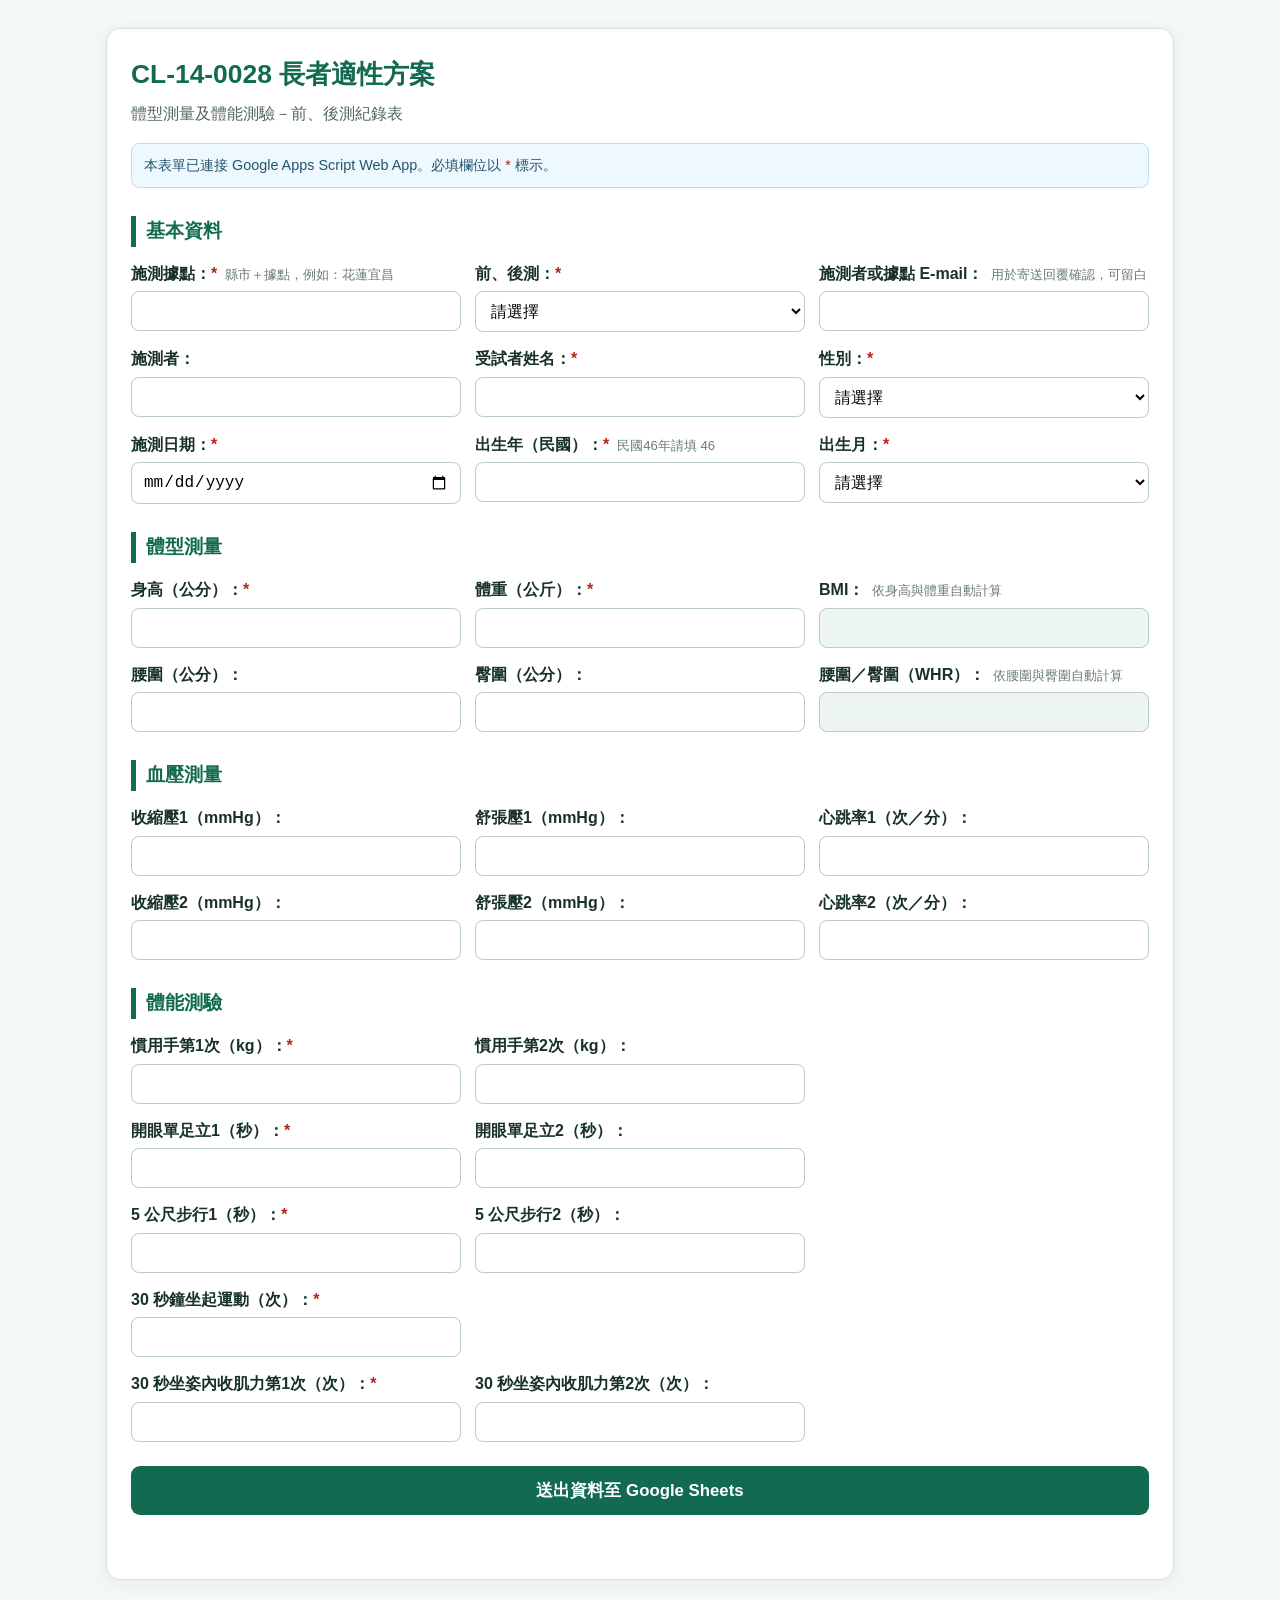
<file: record-form1.html>
<!doctype html>
<html lang="zh-Hant">
<head>
  <meta charset="utf-8">
  <meta name="viewport" content="width=device-width, initial-scale=1">
  <title>CL-14-0028 體型測量及體能測驗</title>
  <style>
    :root { --green:#126b50; --blue:#0b75b5; --bg:#f4f8f6; --line:#d8e2df; --text:#18322a; }
    * { box-sizing:border-box; }
    body { margin:0; background:var(--bg); color:var(--text); font-family:Arial,"Noto Sans TC",sans-serif; line-height:1.6; }
    main { max-width:1100px; margin:28px auto; padding:0 16px 48px; }
    .card { background:#fff; border:1px solid var(--line); border-radius:14px; padding:24px; box-shadow:0 4px 18px #164e3a12; }
    h1 { color:var(--green); margin:0 0 6px; font-size:1.65rem; }
    h2 { color:var(--green); border-left:5px solid var(--green); padding-left:10px; margin:28px 0 14px; font-size:1.2rem; }
    .intro { color:#52665e; margin-top:0; }
    .grid { display:grid; grid-template-columns:repeat(3,minmax(0,1fr)); gap:14px; }
    label { display:block; font-weight:700; margin-bottom:5px; }
    label small { display:block; color:#687b74; font-weight:400; font-size:.82rem; }
    input, select { width:100%; border:1px solid #b9cbc5; border-radius:8px; padding:10px 11px; font-size:1rem; background:#fff; }
    input[readonly] { background:#edf5f2; }
    .required { color:#b42318; }
    button { width:100%; margin-top:24px; border:0; border-radius:9px; padding:13px 16px; color:#fff; background:var(--green); font-size:1.05rem; font-weight:700; cursor:pointer; }
    button:disabled { opacity:.6; cursor:wait; }
    #status { min-height:28px; margin:12px 0 0; text-align:center; font-weight:700; }
    .note { background:#eef8ff; border:1px solid #b8def4; color:#24536d; padding:10px 12px; border-radius:8px; font-size:.9rem; }
    @media (max-width:760px) { .grid { grid-template-columns:1fr; } .card { padding:17px; } }
  </style>
</head>
<body>
<main>
  <section class="card">
    <h1>CL-14-0028 長者適性方案</h1>
    <p class="intro">體型測量及體能測驗－前、後測紀錄表</p>
    <p class="note">本表單已連接 Google Apps Script Web App。必填欄位以 <span class="required">*</span> 標示。</p>

    <form id="fitnessForm">
      <h2>基本資料</h2>
      <div class="grid">
        <div><label style="display: flex; align-items: baseline;">施測據點：<span class="required">*</span><small style="margin-left: 8px;">縣市＋據點，例如：花蓮宜昌</small></label><input id="siteName" required></div>
        <div><label>前、後測：<span class="required">*</span></label><select id="testStage" required><option value="">請選擇</option><option>前測</option><option>後測</option></select></div>
        <div><label style="display: flex; align-items: baseline;">施測者或據點 E-mail：<small style="margin-left: 8px;">用於寄送回覆確認，可留白</small></label><input id="respondentEmail" type="email"></div>
        <div><label>施測者：</label><input id="tester"></div>
        <div><label>受試者姓名：<span class="required">*</span></label><input id="participantName" required></div>
        <div><label>性別：<span class="required">*</span></label><select id="gender" required><option value="">請選擇</option><option>男</option><option>女</option></select></div>
        <div><label>施測日期：<span class="required">*</span></label><input id="testDate" type="date" required></div>
        <div><label style="display: flex; align-items: baseline;">出生年（民國）：<span class="required">*</span><small style="margin-left: 8px;">民國46年請填 46</small></label><input id="birthYearRoc" type="number" min="1" max="200" required></div>
        <div><label>出生月：<span class="required">*</span></label><select id="birthMonth" required><option value="">請選擇</option><option>1</option><option>2</option><option>3</option><option>4</option><option>5</option><option>6</option><option>7</option><option>8</option><option>9</option><option>10</option><option>11</option><option>12</option></select></div>
      </div>

      <h2>體型測量</h2>
      <div class="grid">
        <div><label>身高（公分）：<span class="required">*</span></label><input id="heightCm" type="number" step="0.1" required></div>
        <div><label>體重（公斤）：<span class="required">*</span></label><input id="weightKg" type="number" step="0.1" required></div>
        <div><label style="display: flex; align-items: baseline;">BMI：<small style="margin-left: 8px;">依身高與體重自動計算</small></label><input id="bmi" readonly></div>
        
        <div style="grid-column: 1;"><label>腰圍（公分）：</label><input id="waistCm" type="number" step="0.1"></div>
        <div><label>臀圍（公分）：</label><input id="hipCm" type="number" step="0.1"></div>
        <div><label style="display: flex; align-items: baseline;">腰圍／臀圍（WHR）：<small style="margin-left: 8px;">依腰圍與臀圍自動計算</small></label><input id="whr" readonly></div>
     </div>

      <h2>血壓測量</h2>
      <div class="grid">
        <div><label>收縮壓1（mmHg）：</label><input id="sbp1" type="number"></div>
        <div><label>舒張壓1（mmHg）：</label><input id="dbp1" type="number"></div>
        <div><label>心跳率1（次／分）：</label><input id="hr1" type="number"></div>
        
        <div style="grid-column: 1;"><label>收縮壓2（mmHg）：</label><input id="sbp2" type="number"></div>
        <div><label>舒張壓2（mmHg）：</label><input id="dbp2" type="number"></div>
        <div><label>心跳率2（次／分）：</label><input id="hr2" type="number"></div>
      </div>

      <h2>體能測驗</h2>
      <div class="grid">
        <div><label>慣用手第1次（kg）：<span class="required">*</span></label><input id="gripFirst" type="number" step="0.1" required></div>
        <div><label>慣用手第2次（kg）：</label><input id="gripSecond" type="number" step="0.1"></div>
        
        <div style="grid-column: 1;"><label>開眼單足立1（秒）：<span class="required">*</span></label><input id="oneLegFirst" type="number" step="0.1" max="60" required></div>
        <div><label>開眼單足立2（秒）：</label><input id="oneLegSecond" type="number" step="0.1" max="60"></div>
        
        <div style="grid-column: 1;"><label>5 公尺步行1（秒）：<span class="required">*</span></label><input id="walk5mFirst" type="number" step="0.01" required></div>
        <div><label>5 公尺步行2（秒）：</label><input id="walk5mSecond" type="number" step="0.01"></div>
        
        <div style="grid-column: 1;"><label>30 秒鐘坐起運動（次）：<span class="required">*</span></label><input id="chairStand30s" type="number" required></div>
        
        <div style="grid-column: 1;"><label>30 秒坐姿內收肌力第1次（次）：<span class="required">*</span></label><input id="adductorFirst" type="number" required></div>
        <div><label>30 秒坐姿內收肌力第2次（次）：</label><input id="adductorSecond" type="number"></div>
      </div>
      <button id="submitButton" type="submit">送出資料至 Google Sheets</button>
      <p id="status" role="status"></p>
    </form>
  </section>
</main>
<script>
  // 使用者提供的 Apps Script「網頁應用程式」/exec 網址。

  const GAS_WEB_APP_URL = 'https://script.google.com/macros/s/AKfycbxagxu75HFgU8OmoqKPO7e7SDQMaI9yUy7EeHRjD5F_QlTN8mOvj8TI7d0EOgcPHIId/exec';

  const $ = (id) => document.getElementById(id);

  const value = (id) => $(id).value.trim();



  function updateDerived() {

    const h = Number(value('heightCm'));

    const w = Number(value('weightKg'));

    const waist = Number(value('waistCm'));

    const hip = Number(value('hipCm'));

    $('bmi').value = h > 0 && w > 0 ? (w / Math.pow(h / 100, 2)).toFixed(2) : '';

    $('whr').value = waist > 0 && hip > 0 ? (waist / hip).toFixed(2) : '';

  }



  function makePayload() {

    return {

      action: 'officialForm',

      formId: 'CL-14-0028-1',

      siteName: value('siteName'), testStage: value('testStage'),

      respondentEmail: value('respondentEmail'), tester: value('tester'),

      participantName: value('participantName'), gender: value('gender'),

      testDate: value('testDate'), birthYearRoc: value('birthYearRoc'), birthMonth: value('birthMonth'),

      body: { heightCm:value('heightCm'), weightKg:value('weightKg'), bmi:value('bmi'), waistCm:value('waistCm'), hipCm:value('hipCm'), whr:value('whr') },

      bloodPressure: {

        first: { systolic:value('sbp1'), diastolic:value('dbp1'), heartRate:value('hr1') },

        second: { systolic:value('sbp2'), diastolic:value('dbp2'), heartRate:value('hr2') }

      },

      fitness: {

        gripFirst:value('gripFirst'), gripSecond:value('gripSecond'),

        oneLegFirst:value('oneLegFirst'), oneLegSecond:value('oneLegSecond'),

        walk5mFirst:value('walk5mFirst'), walk5mSecond:value('walk5mSecond'),

        chairStand30s:value('chairStand30s'), adductorFirst:value('adductorFirst'), adductorSecond:value('adductorSecond')

      }

    };

  }



  ['heightCm','weightKg','waistCm','hipCm'].forEach(id => $(id).addEventListener('input', updateDerived));

  $('fitnessForm').addEventListener('submit', async (event) => {

    event.preventDefault();

    if (!event.currentTarget.checkValidity()) { event.currentTarget.reportValidity(); return; }

    const status = $('status');

    const button = $('submitButton');

    if (!GAS_WEB_APP_URL) {

      status.style.color = '#b45309';

      status.textContent = '請先將 GAS_WEB_APP_URL 改成 Apps Script 的 /exec 網址。';

      return;

    }

    button.disabled = true;

    status.style.color = '#0b75b5';

    status.textContent = '正在送出資料…';

    try {
      const response = await fetch(GAS_WEB_APP_URL, {
        method: 'POST',
        mode: 'cors',
        redirect: 'follow',
        headers: { 'Content-Type': 'text/plain;charset=utf-8' },
        body: JSON.stringify(makePayload())
      });
      const text = await response.text();
      if (!response.ok) throw new Error('HTTP ' + response.status);
      if (!text || text.trim().charAt(0) !== '{') {
        throw new Error('Apps Script 回傳 HTML 或非 JSON（可能是部署權限頁）');
      }
      const result = JSON.parse(text);
      if (result.status !== 'success') {
        throw new Error(result.message || 'Apps Script 未回傳成功狀態');
      }
      status.style.color = '#16803c';
      status.textContent = '已送出；請至試算表的「CL-14-0028-1官方表單」工作表確認新資料列。';
      event.currentTarget.reset();
      updateDerived();
    } catch (error) {
      status.style.color = '#b45309';
      status.textContent = '⚠️ 請確認是否成功收到回覆Email信件!' + '若已收到email回信，表示成功送出，未收到信件，請重送資料。';
    } finally { button.disabled = false; }

  });
</script>
</body>
</html>
</file>
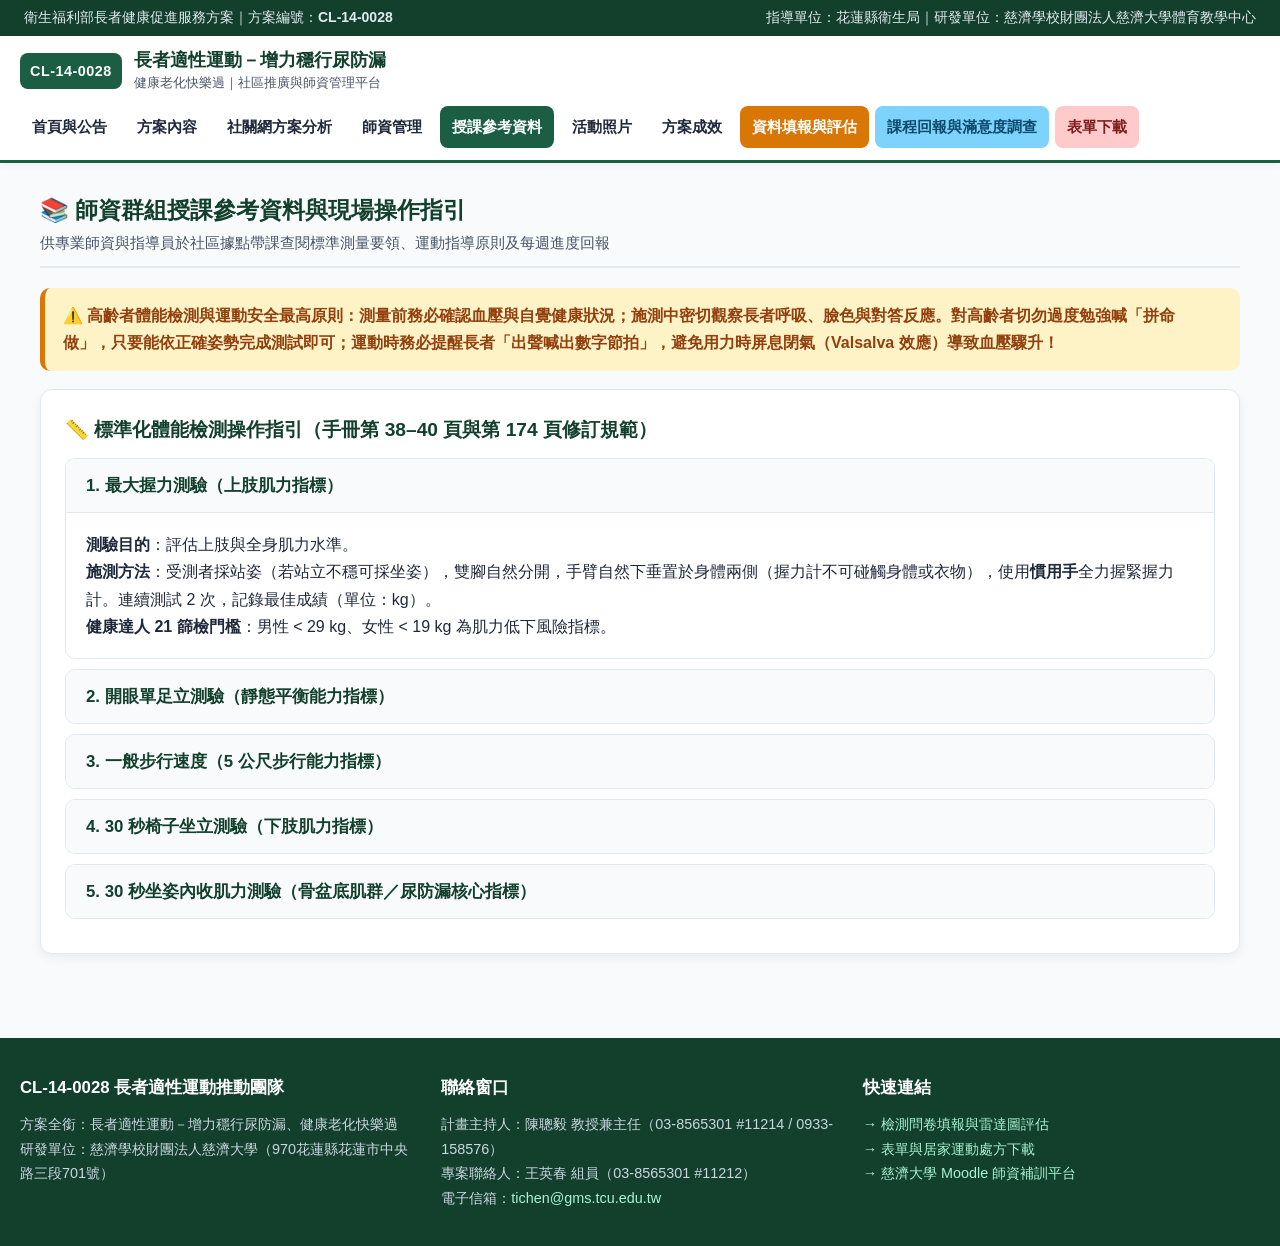
<file: teaching-materials.html>
<!DOCTYPE html>
<html lang="zh-Hant-TW">
<head>
  <meta charset="UTF-8">
  <meta name="viewport" content="width=device-width, initial-scale=1.0">
  <title>師資群組授課參考資料 | CL-14-0028 長者適性運動-增力穩行尿防漏、健康老化快樂過</title>
  <link rel="stylesheet" href="assets/css/style.css">
 
</head>
<body>
  <div class="top-bar">
    <span>衛生福利部長者健康促進服務方案｜方案編號：<strong>CL-14-0028</strong></span>
    <span>指導單位：花蓮縣衛生局｜研發單位：慈濟學校財團法人慈濟大學體育教學中心</span>
  </div>
  <header>
    <div class="nav-container">
      <a href="index.html" class="brand" style="text-decoration:none;">
        <span class="brand-badge">CL-14-0028</span>
        <div class="brand-title">
          <h1>長者適性運動－增力穩行尿防漏</h1>
          <span>健康老化快樂過｜社區推廣與師資管理平台</span>
        </div>
      </a>
      <button class="menu-toggle" onclick="document.getElementById('mainNav').classList.toggle('open')">☰ 選單</button>
      <nav id="mainNav">
        <ul>
          <li><a href="index.html" class="">首頁與公告</a></li>
          <li><a href="program-content.html" class="">方案內容</a></li>
          <li><a href="community-analysis.html" class="">社關網方案分析</a></li>
          <li><a href="instructors.html" class="">師資管理</a></li>
          <li><a href="teaching-materials.html" class="active">授課參考資料</a></li>
          <li><a href="gallery.html" class="">活動照片</a></li>
          <li><a href="outcomes.html" class="">方案成效</a></li>
          <li><a href="data-upload.html" class="" style="background:var(--secondary);color:#fff;">資料填報與評估</a></li>
          <li><a href="course-feedback.html" class="" style="background:#7dd3fc;color:#0c4a6e;">課程回報與滿意度調查</a></li>
          <li><a href="downloads.html" class="" style="background:#fecaca;color:#7f1d1d;">表單下載</a></li>
        </ul>
      </nav>
    </div>
  </header>
  <main class="container">
    
<div class="section-header">
  <div>
    <h2>📚 師資群組授課參考資料與現場操作指引</h2>
    <p>供專業師資與指導員於社區據點帶課查閱標準測量要領、運動指導原則及每週進度回報</p>
  </div>
</div>

<div class="alert alert-warning">
  <strong>⚠️ 高齡者體能檢測與運動安全最高原則</strong>：測量前務必確認血壓與自覺健康狀況；施測中密切觀察長者呼吸、臉色與對答反應。對高齡者切勿過度勉強喊「拼命做」，只要能依正確姿勢完成測試即可；運動時務必提醒長者<strong>「出聲喊出數字節拍」</strong>，避免用力時屏息閉氣（Valsalva 效應）導致血壓驟升！
</div>

<div class="card">
  <h3>📏 標準化體能檢測操作指引（手冊第 38–40 頁與第 174 頁修訂規範）</h3>
  <div class="accordion-item open">
    <button class="accordion-header" onclick="toggleAcc(this)">1. 最大握力測驗（上肢肌力指標）</button>
    <div class="accordion-body">
      <p><strong>測驗目的</strong>：評估上肢與全身肌力水準。</p>
      <p><strong>施測方法</strong>：受測者採站姿（若站立不穩可採坐姿），雙腳自然分開，手臂自然下垂置於身體兩側（握力計不可碰觸身體或衣物），使用<strong>慣用手</strong>全力握緊握力計。連續測試 2 次，記錄最佳成績（單位：kg）。</p>
      <p><strong>健康達人 21 篩檢門檻</strong>：男性 &lt; 29 kg、女性 &lt; 19 kg 為肌力低下風險指標。</p>
    </div>
  </div>

  <div class="accordion-item">
    <button class="accordion-header" onclick="toggleAcc(this)">2. 開眼單足立測驗（靜態平衡能力指標）</button>
    <div class="accordion-body">
      <p><strong>測驗目的</strong>：評估下肢支撐穩定度與靜態平衡能力。</p>
      <p><strong>施測方法</strong>：受測者雙手叉腰、雙眼睜開注視前方固定點，依口令抬起慣用腳（或較穩之一腳）離地，開始計時。當支撐腳移動、抬起腳著地或雙手離開腰部時停止計時。最長計時 <strong>60 秒</strong>，測試 2 次取最佳成績。</p>
      <p><strong>健康達人 21 篩檢門檻</strong>：男性 &lt; 20 秒、女性 &lt; 10 秒（5級分常模：男性 &lt; 5 秒為 1 分；女性 &lt; 4 秒為 1 分）。</p>
    </div>
  </div>

  <div class="accordion-item">
    <button class="accordion-header" onclick="toggleAcc(this)">3. 一般步行速度（5 公尺步行能力指標）</button>
    <div class="accordion-body">
      <p><strong>測驗目的</strong>：評估日常移動速度與下肢動態協調性。</p>
      <p><strong>施測方法</strong>：於平坦防滑地面標示起點與終點（距離 <strong>5 公尺</strong>，前後各預留 1–2 公尺加速與減速區）。請長者以「平常習慣的走路速度」走完 5 公尺，記錄所需秒數（測試 2 次取最佳成績，秒數越短越好）。</p>
      <p><strong>健康達人 21 篩檢門檻</strong>：男性 &gt; 4.4 秒、女性 &gt; 5.0 秒為步行速度偏慢指標。</p>
    </div>
  </div>

  <div class="accordion-item">
    <button class="accordion-header" onclick="toggleAcc(this)">4. 30 秒椅子坐立測驗（下肢肌力指標）</button>
    <div class="accordion-body">
      <p><strong>測驗目的</strong>：評估下肢肌力與日常生活從椅子站起之功能性能力。</p>
      <p><strong>施測方法</strong>：使用椅背靠牆之穩固無扶手椅子（座高約 43 公分），受測者雙手交叉抱於胸前、雙腳平放地面，聽到「開始」後在 <strong>30 秒內</strong>反覆執行「完全站直 → 坐回椅面」動作，計算完整站起次數。</p>
      <p><strong>高風險警戒值</strong>：次數<strong>小於 8 次</strong>為跌倒與失能高風險群；完整分齡五級分對照表已內建於「檢測問卷填報與雷達圖評估」系統中。</p>
    </div>
  </div>

  <div class="accordion-item">
    <button class="accordion-header" onclick="toggleAcc(this)">5. 30 秒坐姿內收肌力測驗（骨盆底肌群／尿防漏核心指標）</button>
    <div class="accordion-body">
      <p><strong>測驗目的</strong>：透過大腿內收肌群與骨盆底肌之筋膜協同收縮特性，量化評估骨盆骶肌肌力。</p>
      <p><strong>施測方法（114年9月回訓修訂標準）</strong>：</p>
      <ol style="margin-left:20px;margin-top:6px;">
        <li>調整座椅高度使受測者膝蓋彎曲呈 90 度，兩膝張開約與骨盆同寬。</li>
        <li>將<strong>骨盆骶肌訓練器</strong>（設定：<strong>男性阻力 30 公斤；女性阻力 20 公斤</strong>）置於兩腿之間（若無訓練器亦可以最大夾球次數替代並註記）。</li>
        <li>計測 <strong>30 秒內</strong>大腿向內用力夾緊收縮之次數；出力時提醒長者<strong>骨盆不可上揚</strong>且保持自然呼吸。測試 2 次，擇優採計成績。</li>
      </ol>
    </div>
  </div>
</div>

  </main>
  <footer>
    <div class="footer-inner">
      <div>
        <h4>CL-14-0028 長者適性運動推動團隊</h4>
        <p>方案全銜：長者適性運動－增力穩行尿防漏、健康老化快樂過</p>
        <p>研發單位：慈濟學校財團法人慈濟大學（970花蓮縣花蓮市中央路三段701號）</p>
      </div>
      <div>
        <h4>聯絡窗口</h4>
        <p>計畫主持人：陳聰毅 教授兼主任（03-8565301 #11214 / 0933-158576）</p>
        <p>專案聯絡人：王英春 組員（03-8565301 #11212）</p>
        <p>電子信箱：<a href="mailto:tichen@gms.tcu.edu.tw">tichen@gms.tcu.edu.tw</a></p>
      </div>
      <div>
        <h4>快速連結</h4>
        <p><a href="data-upload.html">→ 檢測問卷填報與雷達圖評估</a></p>
        <p><a href="downloads.html">→ 表單與居家運動處方下載</a></p>
        <p><a href="https://moodle.tcu.edu.tw/login/index.php?loginredirect=1" target="_blank">→ 慈濟大學 Moodle 師資補訓平台</a></p>
      </div>
    </div>
  </footer>
  <script src="assets/js/main.js"></script>
  
</body>
</html>
</file>
<file: assets/css/style.css>
/* CL-14-0028 長者適性運動-增力穩行尿防漏、健康老化快樂過 全站樣式表 */
:root {
  --primary: #1b5e43;       /* 慈濟人文深綠 */
  --primary-light: #e8f3ee;
  --primary-dark: #12402d;
  --secondary: #d97706;     /* 暖陽琥珀橘 */
  --accent: #0284c7;        /* 清新水藍 */
  --danger: #dc2626;
  --success: #16a34a;
  --bg: #f8fafc;
  --surface: #ffffff;
  --text: #1e293b;
  --text-muted: #475569;
  --border: #cbd5e1;
  --radius: 12px;
  --shadow: 0 4px 12px rgba(15, 23, 42, 0.06);
}

* { box-sizing: border-box; margin: 0; padding: 0; }

body {
  font-family: "Noto Sans TC", "Microsoft JhengHei", -apple-system, BlinkMacSystemFont, sans-serif;
  background-color: var(--bg);
  color: var(--text);
  line-height: 1.7;
  font-size: 16px;
}

a { color: var(--primary); text-decoration: none; }
a:hover { text-decoration: underline; }

/* 頂部識別與導覽列 */
.top-bar {
  background: var(--primary-dark);
  color: #e2e8f0;
  font-size: 0.875rem;
  padding: 6px 24px;
  display: flex;
  justify-content: space-between;
  flex-wrap: wrap;
}

header {
  background: var(--surface);
  border-bottom: 3px solid var(--primary);
  position: sticky;
  top: 0;
  z-index: 1000;
  box-shadow: 0 2px 8px rgba(0,0,0,0.05);
}

.nav-container {
  max-width: 1280px;
  margin: 0 auto;
  padding: 12px 20px;
  display: flex;
  align-items: center;
  justify-content: space-between;
  flex-wrap: wrap;
  gap: 12px;
}

.brand {
  display: flex;
  align-items: center;
  gap: 12px;
}

.brand-badge {
  background: var(--primary);
  color: #fff;
  font-weight: 700;
  padding: 6px 10px;
  border-radius: 8px;
  font-size: 0.9rem;
  letter-spacing: 0.5px;
}

.brand-title h1 {
  font-size: 1.15rem;
  color: var(--primary-dark);
  line-height: 1.3;
}

.brand-title span {
  font-size: 0.82rem;
  color: var(--text-muted);
  display: block;
}

nav ul {
  list-style: none;
  display: flex;
  flex-wrap: wrap;
  gap: 6px;
}

nav a {
  display: block;
  padding: 8px 12px;
  border-radius: 8px;
  color: var(--text);
  font-weight: 600;
  font-size: 0.95rem;
  transition: all 0.2s;
}

nav a:hover, nav a.active {
  background: var(--primary);
  color: #fff;
  text-decoration: none;
}

.menu-toggle {
  display: none;
  background: var(--primary);
  color: #fff;
  border: none;
  padding: 8px 14px;
  border-radius: 8px;
  font-size: 1rem;
  cursor: pointer;
}

/* 主版面容器 */
.container {
  max-width: 1240px;
  margin: 0 auto;
  padding: 28px 20px 60px;
}

/* Hero 橫幅 */
.hero {
  background: linear-gradient(135deg, var(--primary-dark) 0%, var(--primary) 65%, #2a7a58 100%);
  color: #fff;
  border-radius: 16px;
  padding: 40px 36px;
  margin-bottom: 32px;
  box-shadow: var(--shadow);
  display: grid;
  grid-template-columns: 1fr;
  align-items: center;
}

.hero h2 { font-size: 1.9rem; margin-bottom: 12px; line-height: 1.35; }
.hero p { font-size: 1.05rem; opacity: 0.95; margin-bottom: 20px; }

.hero-tags { display: flex; flex-wrap: wrap; gap: 8px; margin-bottom: 22px; }
.hero-tags span {
  background: rgba(255,255,255,0.18);
  padding: 4px 12px;
  border-radius: 20px;
  font-size: 0.88rem;
  font-weight: 600;
}

.hero-actions { display: flex; flex-wrap: wrap; gap: 12px; }

.btn {
  display: inline-flex;
  align-items: center;
  justify-content: center;
  gap: 6px;
  padding: 10px 20px;
  border-radius: 8px;
  font-weight: 700;
  font-size: 0.98rem;
  cursor: pointer;
  border: none;
  transition: transform 0.15s, background 0.2s;
}
.btn:hover { transform: translateY(-1px); text-decoration: none; }
.btn-primary { background: var(--primary); color: #fff; }
.btn-primary:hover { background: var(--primary-dark); }
.btn-secondary { background: var(--secondary); color: #fff; }
.btn-secondary:hover { background: #b45309; }
.btn-outline { background: #fff; color: var(--primary); border: 2px solid var(--primary); }
.btn-outline:hover { background: var(--primary-light); }

/* 數據 KPI 卡片列 */
.kpi-grid {
  display: grid;
  grid-template-columns: repeat(auto-fit, minmax(210px, 1fr));
  gap: 18px;
  margin-bottom: 32px;
}

.kpi-card {
  background: var(--surface);
  border-radius: var(--radius);
  padding: 20px;
  border-left: 5px solid var(--primary);
  box-shadow: var(--shadow);
}
.kpi-card.accent { border-left-color: var(--secondary); }
.kpi-card.blue { border-left-color: var(--accent); }
.kpi-card .kpi-num { font-size: 2rem; font-weight: 800; color: var(--primary-dark); line-height: 1.2; }
.kpi-card.accent .kpi-num { color: var(--secondary); }
.kpi-card.blue .kpi-num { color: var(--accent); }
.kpi-card .kpi-label { font-size: 0.95rem; font-weight: 700; margin-top: 4px; }
.kpi-card .kpi-sub { font-size: 0.82rem; color: var(--text-muted); margin-top: 4px; }

/* 區塊標題與卡片 */
.section-header {
  margin-bottom: 20px;
  padding-bottom: 10px;
  border-bottom: 2px solid #e2e8f0;
  display: flex;
  justify-content: space-between;
  align-items: flex-end;
  flex-wrap: wrap;
  gap: 10px;
}
.section-header h2 { font-size: 1.45rem; color: var(--primary-dark); }
.section-header p { color: var(--text-muted); font-size: 0.95rem; }

.card {
  background: var(--surface);
  border-radius: var(--radius);
  padding: 24px;
  box-shadow: var(--shadow);
  margin-bottom: 24px;
  border: 1px solid #e2e8f0;
}

.card h3 { color: var(--primary-dark); margin-bottom: 12px; font-size: 1.2rem; }

.grid-2 { display: grid; grid-template-columns: repeat(auto-fit, minmax(340px, 1fr)); gap: 22px; }
.grid-3 { display: grid; grid-template-columns: repeat(auto-fit, minmax(280px, 1fr)); gap: 20px; }

/* 標籤 Badge */
.badge {
  display: inline-block;
  padding: 3px 10px;
  border-radius: 6px;
  font-size: 0.8rem;
  font-weight: 700;
}
.badge-green { background: #dcfce7; color: #166534; }
.badge-orange { background: #fef3c7; color: #92400e; }
.badge-blue { background: #e0f2fe; color: #075985; }
.badge-red { background: #fee2e2; color: #991b1b; }

/* 表格樣式 */
.table-wrap { overflow-x: auto; margin-top: 12px; }
table { width: 100%; border-collapse: collapse; font-size: 0.94rem; }
th, td { padding: 12px 14px; border-bottom: 1px solid #e2e8f0; text-align: left; }
th { background: var(--primary-light); color: var(--primary-dark); font-weight: 700; white-space: nowrap; }
tr:hover td { background: #f8fafc; }

/* 篩選器與頁籤 Tabs */
.filter-bar { display: flex; flex-wrap: wrap; gap: 10px; margin-bottom: 18px; align-items: center; }
.filter-btn, .tab-btn {
  padding: 8px 16px;
  border: 1px solid var(--border);
  background: #fff;
  border-radius: 8px;
  cursor: pointer;
  font-weight: 600;
  color: var(--text);
  transition: all 0.2s;
}
.filter-btn.active, .tab-btn.active {
  background: var(--primary);
  color: #fff;
  border-color: var(--primary);
}
.tab-panel { display: none; }
.tab-panel.active { display: block; }

/* 手風琴 Accordion */
.accordion-item { border: 1px solid #e2e8f0; border-radius: 10px; margin-bottom: 10px; overflow: hidden; background: #fff; }
.accordion-header {
  width: 100%;
  text-align: left;
  padding: 15px 20px;
  background: #f8fafc;
  border: none;
  font-size: 1.05rem;
  font-weight: 700;
  color: var(--primary-dark);
  cursor: pointer;
  display: flex;
  justify-content: space-between;
  align-items: center;
}
.accordion-header:hover { background: var(--primary-light); }
.accordion-body { padding: 18px 20px; display: none; border-top: 1px solid #e2e8f0; }
.accordion-item.open .accordion-body { display: block; }

/* 表單與輸入框 */
.form-grid { display: grid; grid-template-columns: repeat(auto-fit, minmax(200px, 1fr)); gap: 14px; }
.form-group { margin-bottom: 14px; }
.form-group label { display: block; font-weight: 700; margin-bottom: 5px; font-size: 0.92rem; color: var(--text); }
.form-group input, .form-group select, .form-group textarea {
  width: 100%;
  padding: 10px 12px;
  border: 1.5px solid var(--border);
  border-radius: 8px;
  font-size: 1rem;
  font-family: inherit;
  background: #fff;
}
.form-group input:focus, .form-group select:focus {
  outline: none;
  border-color: var(--primary);
  box-shadow: 0 0 0 3px rgba(27, 94, 67, 0.15);
}
.form-group input[readonly] { background: #f1f5f9; color: #475569; font-weight: 700; }

/* 提示框 Alert */
.alert { padding: 14px 18px; border-radius: 10px; margin-bottom: 18px; font-weight: 600; }
.alert-info { background: #e0f2fe; color: #075985; border-left: 5px solid #0284c7; }
.alert-warning { background: #fef3c7; color: #92400e; border-left: 5px solid #d97706; }
.alert-danger { background: #fee2e2; color: #991b1b; border-left: 5px solid #dc2626; }
.alert-success { background: #dcfce7; color: #166534; border-left: 5px solid #16a34a; }

/* 相簿網格與燈箱 */
.gallery-grid { display: grid; grid-template-columns: repeat(auto-fill, minmax(260px, 1fr)); gap: 18px; }
.gallery-item {
  background: #fff;
  border-radius: 10px;
  overflow: hidden;
  box-shadow: var(--shadow);
  border: 1px solid #e2e8f0;
  cursor: pointer;
  transition: transform 0.2s;
}
.gallery-item:hover { transform: translateY(-3px); }
.gallery-thumb {
  height: 180px;
  background: linear-gradient(135deg, #d1fae5, #e0f2fe);
  display: flex;
  flex-direction: column;
  align-items: center;
  justify-content: center;
  color: var(--primary-dark);
  padding: 16px;
  text-align: center;
  position: relative;
}
.gallery-thumb img { width: 100%; height: 100%; object-fit: cover; position: absolute; inset: 0; }
.gallery-caption { padding: 12px 14px; }
.gallery-caption h4 { font-size: 1rem; margin-bottom: 4px; color: var(--primary-dark); }
.gallery-caption p { font-size: 0.85rem; color: var(--text-muted); }

/* 頁尾 Footer */
footer {
  background: var(--primary-dark);
  color: #cbd5e1;
  padding: 36px 20px;
  font-size: 0.9rem;
}
.footer-inner {
  max-width: 1240px;
  margin: 0 auto;
  display: grid;
  grid-template-columns: repeat(auto-fit, minmax(260px, 1fr));
  gap: 24px;
}
footer h4 { color: #fff; margin-bottom: 10px; font-size: 1.05rem; }
footer a { color: #a7f3d0; }

@media (max-width: 860px) {
  .hero { grid-template-columns: 1fr; padding: 28px 22px; }
  .menu-toggle { display: block; }
  nav { width: 100%; display: none; }
  nav.open { display: block; }
  nav ul { flex-direction: column; }
}
/* =========================================
   單獨列印指定區塊專用樣式 (A4 尺寸單頁)
   ========================================= */
@media print {
  @page {
    size: A4 portrait;
    margin: 2cm 1.5cm;
  }

  /* 1. 隱藏網頁上所有的元素 */
  body * {
    visibility: hidden;
  }

  /* 2. 【修正空白頁關鍵】：強制限制網頁總高度，裁切掉其他隱形元素佔用的多餘空間 */
  html, body {
    height: 100vh !important;
    overflow: hidden !important;
    margin: 0 !important;
    padding: 0 !important;
  }

  /* 3. 唯獨顯示雷達圖與表格區塊 */
  #radar-print-section, #radar-print-section * {
    visibility: visible;
  }

  /* 4. 將指定區塊絕對定位到紙張的最左上角 */
  #radar-print-section {
    position: absolute;
    left: 0;
    top: 0;
    width: 100%;
    margin: 0;
    padding: 0;
    box-shadow: none !important;
    border: none !important;
  }

  /* 5. 確保表格與標題的背景底色能正常被印出 */
  body {
    -webkit-print-color-adjust: exact !important;
    print-color-adjust: exact !important;
    background-color: white;
  }

  /* 6. 【徹底隱藏列印按鈕】：解決預覽圖中按鈕仍顯示的問題 */
  .no-print, .no-print * {
    display: none !important;
    visibility: hidden !important;
    opacity: 0 !important;
    height: 0 !important;
  }
}
</file>
